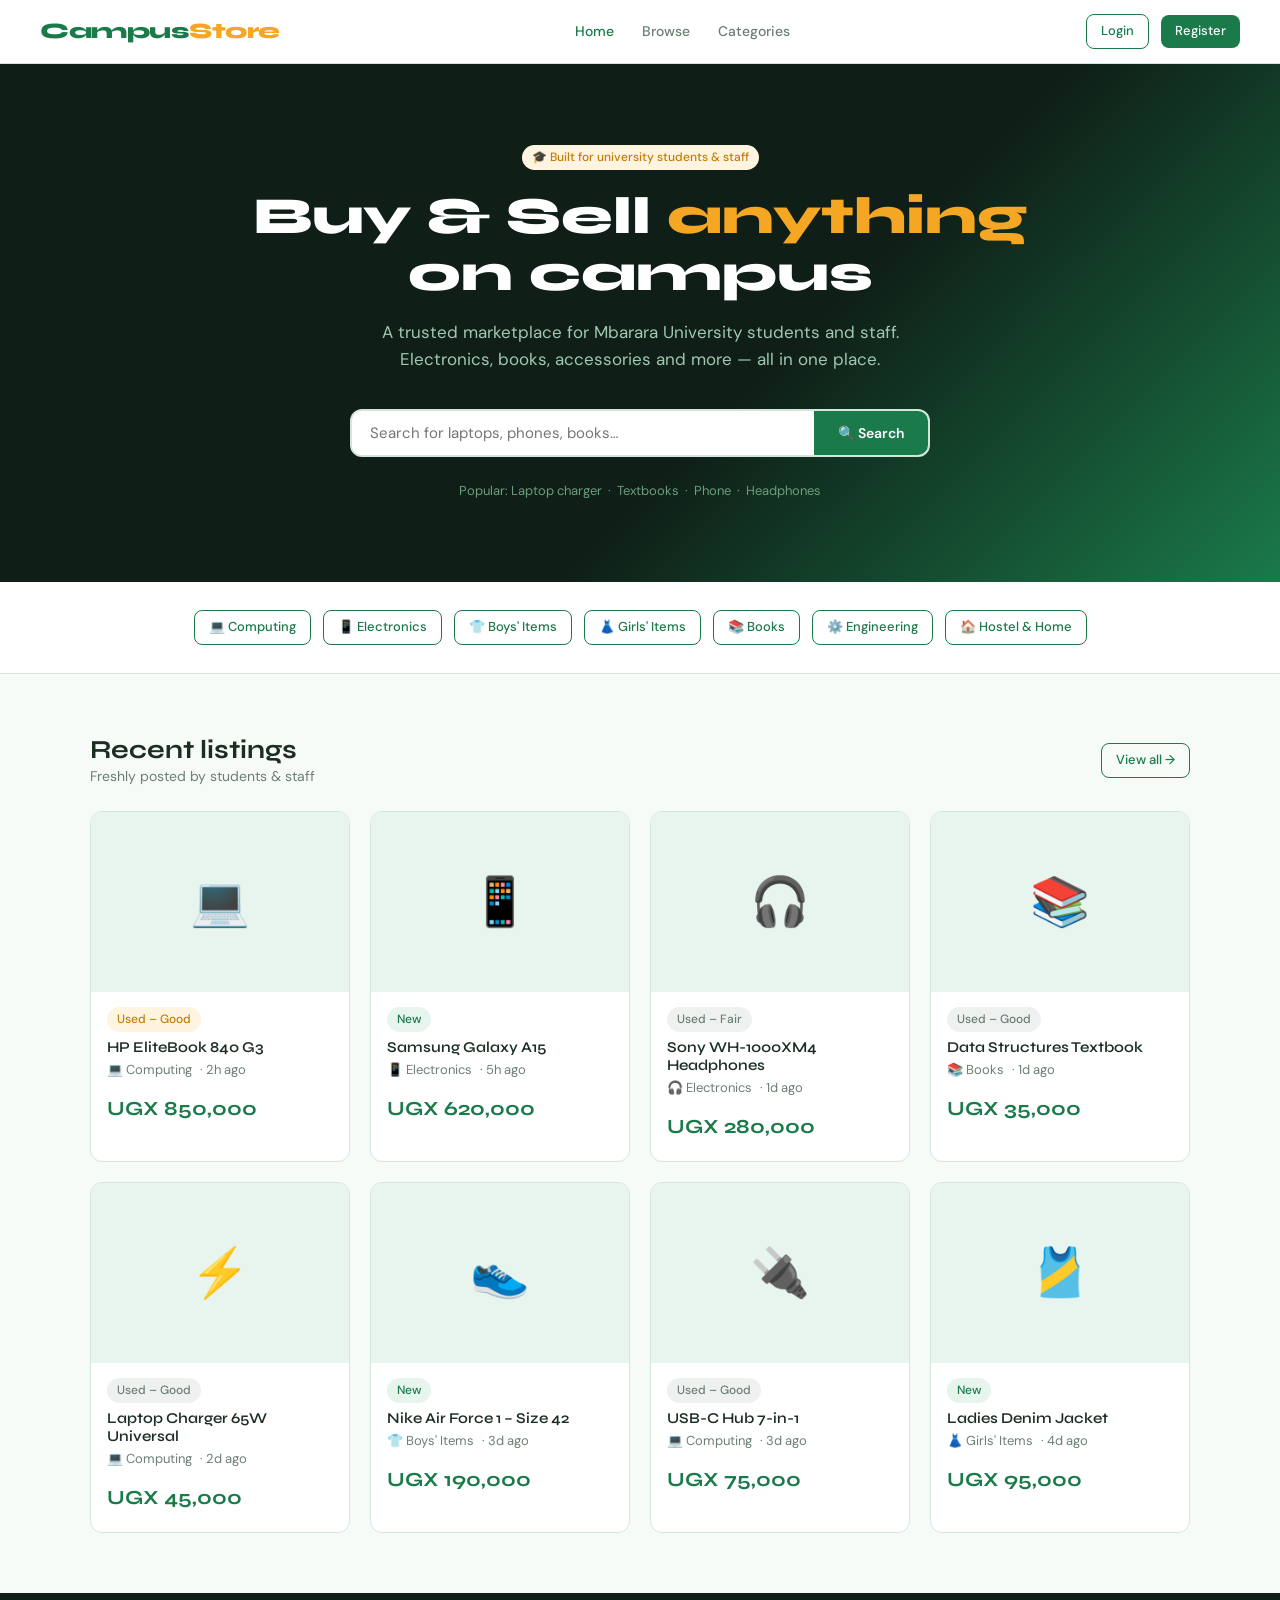
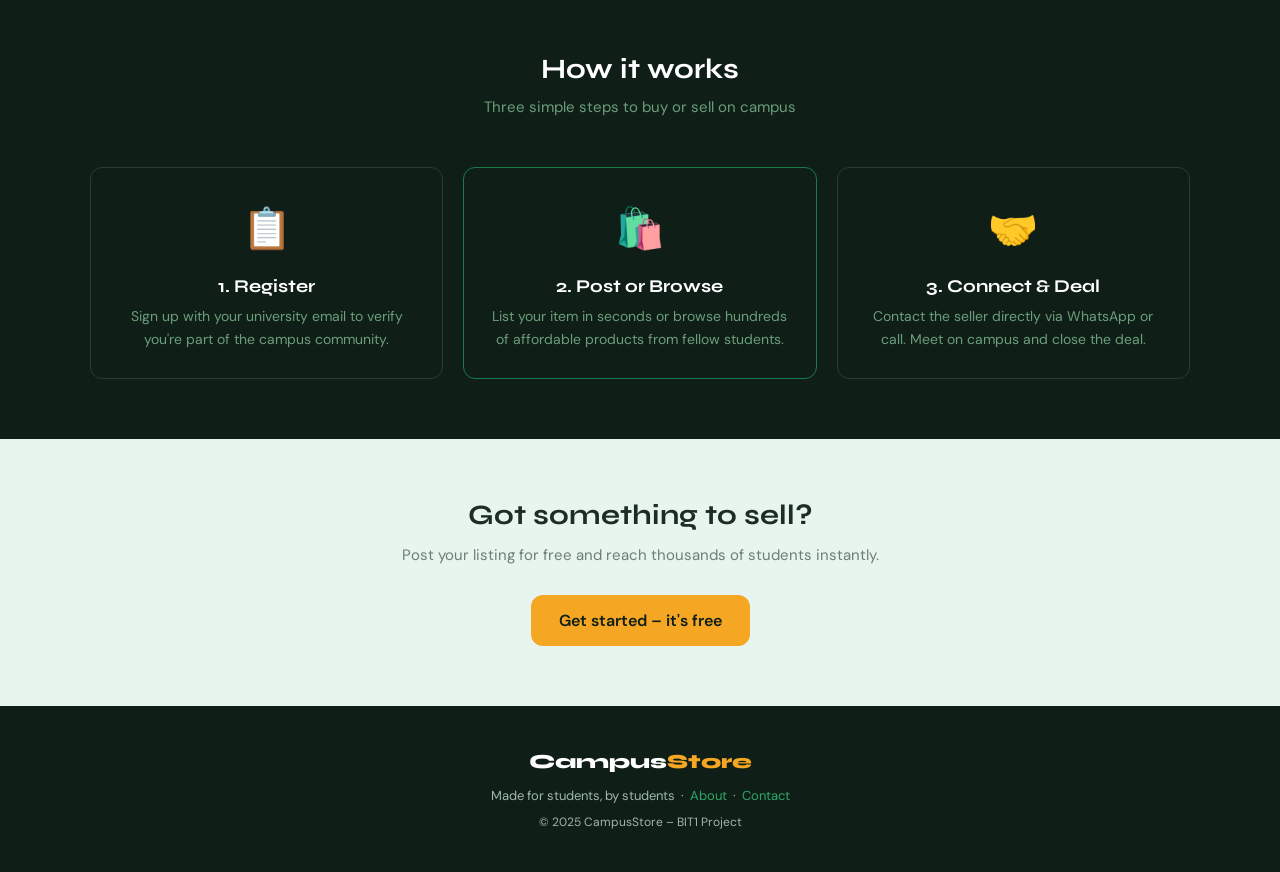
<file: index.html>
<!DOCTYPE html>
<html lang="en">
<head>
  <meta charset="UTF-8"/>
  <meta name="viewport" content="width=device-width, initial-scale=1.0"/>
  <title>Campus E-Store – Buy & Sell on Campus</title>
  <link rel="stylesheet" href="style.css"/>
</head>
<body>

<!-- NAVBAR -->
<header class="navbar">
  <div class="logo">Campus<span>Store</span></div>
  <nav>
    <a href="index.html" class="active">Home</a>
    <a href="browse.html">Browse</a>
    <a href="categories.html">Categories</a>
  </nav>
  <div class="nav-actions">
    <a href="login.html" class="btn btn-outline btn-sm">Login</a>
    <a href="register.html" class="btn btn-primary btn-sm">Register</a>
  </div>
</header>

<!-- HERO -->
<section style="background: linear-gradient(135deg, #0f1f17 60%, #1a7a4a); padding: 80px 40px; text-align: center; color: white;">
  <div class="container">
    <div class="badge badge-gold" style="margin-bottom: 18px;">🎓 Built for university students & staff</div>
    <h1 style="font-size: 52px; font-weight: 800; margin-bottom: 16px; line-height: 1.1;">
      Buy & Sell <span style="color: #f5a623;">anything</span><br/>on campus
    </h1>
    <p style="font-size: 17px; color: #a0c8b0; max-width: 520px; margin: 0 auto 36px;">
      A trusted marketplace for Mbarara University students and staff. Electronics, books, accessories and more — all in one place.
    </p>
    <!-- Search -->
    <div style="max-width: 580px; margin: 0 auto 24px;">
      <div class="search-bar">
        <input type="text" placeholder="Search for laptops, phones, books…"/>
        <button>🔍 Search</button>
      </div>
    </div>
    <p style="font-size: 13px; color: #6b9e7a;">Popular: Laptop charger &nbsp;·&nbsp; Textbooks &nbsp;·&nbsp; Phone &nbsp;·&nbsp; Headphones</p>
  </div>
</section>

<!-- CATEGORY STRIP -->
<section style="background: white; border-bottom: 1px solid var(--border); padding: 28px 40px;">
  <div class="container">
    <div style="display: flex; gap: 12px; justify-content: center; flex-wrap: wrap;">
      <a href="categories.html" class="btn btn-outline btn-sm">💻 Computing</a>
      <a href="categories.html" class="btn btn-outline btn-sm">📱 Electronics</a>
      <a href="categories.html" class="btn btn-outline btn-sm">👕 Boys' Items</a>
      <a href="categories.html" class="btn btn-outline btn-sm">👗 Girls' Items</a>
      <a href="categories.html" class="btn btn-outline btn-sm">📚 Books</a>
      <a href="categories.html" class="btn btn-outline btn-sm">⚙️ Engineering</a>
      <a href="categories.html" class="btn btn-outline btn-sm">🏠 Hostel & Home</a>
    </div>
  </div>
</section>

<!-- FEATURED LISTINGS -->
<section class="section">
  <div class="container">
    <div style="display: flex; justify-content: space-between; align-items: center; margin-bottom: 24px;">
      <div>
        <h2 style="font-size: 26px;">Recent listings</h2>
        <p style="color: var(--muted); font-size: 14px;">Freshly posted by students & staff</p>
      </div>
      <a href="browse.html" class="btn btn-outline btn-sm">View all →</a>
    </div>

    <div class="grid-4">
      <!-- Card 1 -->
      <a href="product.html" class="card">
        <div class="card-img">💻</div>
        <div class="card-body">
          <span class="badge badge-gold">Used – Good</span>
          <h3>HP EliteBook 840 G3</h3>
          <div class="meta">
            <span>💻 Computing</span>
            <span>· 2h ago</span>
          </div>
          <div class="price">UGX 850,000</div>
        </div>
      </a>
      <!-- Card 2 -->
      <a href="product.html" class="card">
        <div class="card-img">📱</div>
        <div class="card-body">
          <span class="badge badge-green">New</span>
          <h3>Samsung Galaxy A15</h3>
          <div class="meta">
            <span>📱 Electronics</span>
            <span>· 5h ago</span>
          </div>
          <div class="price">UGX 620,000</div>
        </div>
      </a>
      <!-- Card 3 -->
      <a href="product.html" class="card">
        <div class="card-img">🎧</div>
        <div class="card-body">
          <span class="badge badge-muted">Used – Fair</span>
          <h3>Sony WH-1000XM4 Headphones</h3>
          <div class="meta">
            <span>🎧 Electronics</span>
            <span>· 1d ago</span>
          </div>
          <div class="price">UGX 280,000</div>
        </div>
      </a>
      <!-- Card 4 -->
      <a href="product.html" class="card">
        <div class="card-img">📚</div>
        <div class="card-body">
          <span class="badge badge-muted">Used – Good</span>
          <h3>Data Structures Textbook</h3>
          <div class="meta">
            <span>📚 Books</span>
            <span>· 1d ago</span>
          </div>
          <div class="price">UGX 35,000</div>
        </div>
      </a>
      <!-- Card 5 -->
      <a href="product.html" class="card">
        <div class="card-img">⚡</div>
        <div class="card-body">
          <span class="badge badge-muted">Used – Good</span>
          <h3>Laptop Charger 65W Universal</h3>
          <div class="meta">
            <span>💻 Computing</span>
            <span>· 2d ago</span>
          </div>
          <div class="price">UGX 45,000</div>
        </div>
      </a>
      <!-- Card 6 -->
      <a href="product.html" class="card">
        <div class="card-img">👟</div>
        <div class="card-body">
          <span class="badge badge-green">New</span>
          <h3>Nike Air Force 1 – Size 42</h3>
          <div class="meta">
            <span>👕 Boys' Items</span>
            <span>· 3d ago</span>
          </div>
          <div class="price">UGX 190,000</div>
        </div>
      </a>
      <!-- Card 7 -->
      <a href="product.html" class="card">
        <div class="card-img">🔌</div>
        <div class="card-body">
          <span class="badge badge-muted">Used – Good</span>
          <h3>USB-C Hub 7-in-1</h3>
          <div class="meta">
            <span>💻 Computing</span>
            <span>· 3d ago</span>
          </div>
          <div class="price">UGX 75,000</div>
        </div>
      </a>
      <!-- Card 8 -->
      <a href="product.html" class="card">
        <div class="card-img">🎽</div>
        <div class="card-body">
          <span class="badge badge-green">New</span>
          <h3>Ladies Denim Jacket</h3>
          <div class="meta">
            <span>👗 Girls' Items</span>
            <span>· 4d ago</span>
          </div>
          <div class="price">UGX 95,000</div>
        </div>
      </a>
    </div>
  </div>
</section>

<!-- HOW IT WORKS -->
<section class="section" style="background: var(--dark); color: white;">
  <div class="container" style="text-align: center;">
    <h2 style="font-size: 28px; margin-bottom: 8px;">How it works</h2>
    <p style="color: #6b9e7a; margin-bottom: 48px;">Three simple steps to buy or sell on campus</p>
    <div class="grid-3">
      <div style="padding: 28px; border: 1px solid #2a3d30; border-radius: var(--radius);">
        <div style="font-size: 40px; margin-bottom: 16px;">📋</div>
        <h3 style="margin-bottom: 8px; font-size: 18px;">1. Register</h3>
        <p style="color: #6b9e7a; font-size: 14px;">Sign up with your university email to verify you're part of the campus community.</p>
      </div>
      <div style="padding: 28px; border: 1px solid #2a3d30; border-radius: var(--radius); border-color: var(--green);">
        <div style="font-size: 40px; margin-bottom: 16px;">🛍️</div>
        <h3 style="margin-bottom: 8px; font-size: 18px;">2. Post or Browse</h3>
        <p style="color: #6b9e7a; font-size: 14px;">List your item in seconds or browse hundreds of affordable products from fellow students.</p>
      </div>
      <div style="padding: 28px; border: 1px solid #2a3d30; border-radius: var(--radius);">
        <div style="font-size: 40px; margin-bottom: 16px;">🤝</div>
        <h3 style="margin-bottom: 8px; font-size: 18px;">3. Connect & Deal</h3>
        <p style="color: #6b9e7a; font-size: 14px;">Contact the seller directly via WhatsApp or call. Meet on campus and close the deal.</p>
      </div>
    </div>
  </div>
</section>

<!-- CTA -->
<section style="padding: 60px 40px; text-align: center; background: var(--green-light);">
  <div class="container">
    <h2 style="font-size: 28px; margin-bottom: 10px;">Got something to sell?</h2>
    <p style="color: var(--muted); margin-bottom: 28px;">Post your listing for free and reach thousands of students instantly.</p>
    <a href="register.html" class="btn btn-gold btn-lg">Get started – it's free</a>
  </div>
</section>

<!-- FOOTER -->
<footer>
  <div class="logo">Campus<span style="color: var(--gold);">Store</span></div>
  <p style="margin-top: 8px;">Made for students, by students &nbsp;·&nbsp; <a href="#">About</a> &nbsp;·&nbsp; <a href="#">Contact</a></p>
  <p style="margin-top: 6px; font-size: 12px;">&copy; 2025 CampusStore – BIT1 Project</p>
</footer>

</body>
</html>
</file>
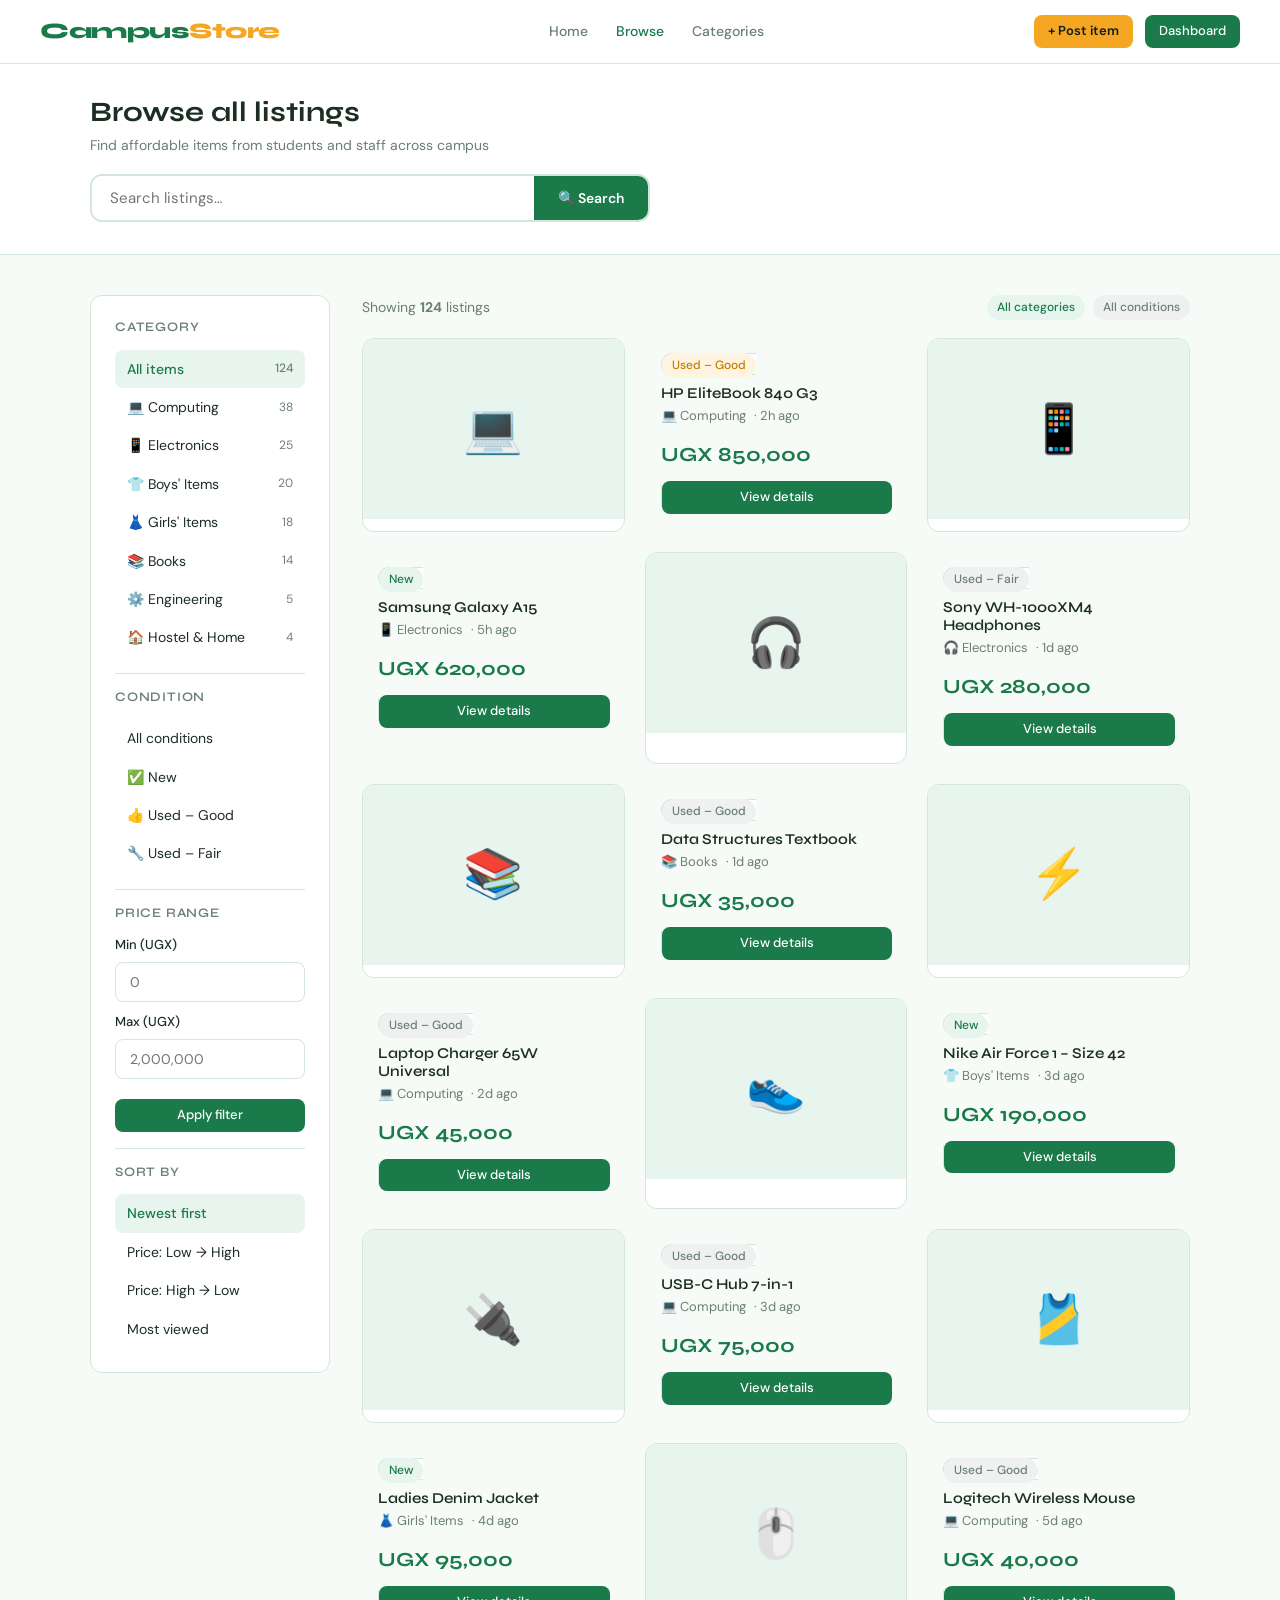
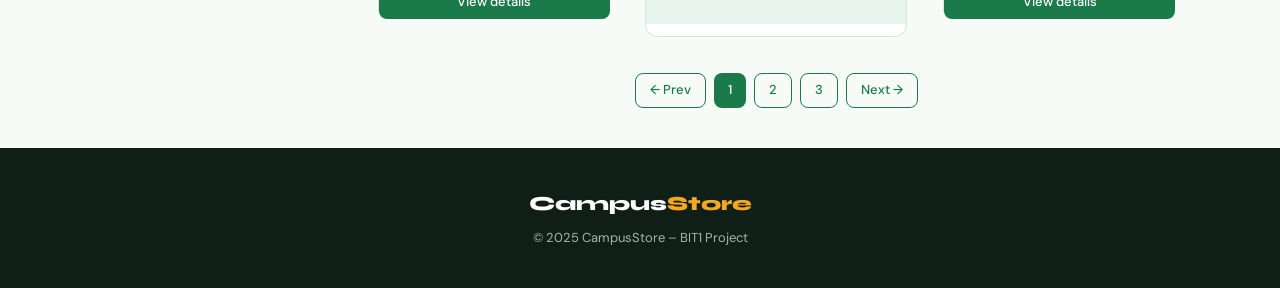
<file: browse.html>
<!DOCTYPE html>
<html lang="en">
<head>
  <meta charset="UTF-8"/>
  <meta name="viewport" content="width=device-width, initial-scale=1.0"/>
  <title>Browse – Campus E-Store</title>
  <link rel="stylesheet" href="style.css"/>
</head>
<body>

<!-- NAVBAR -->
<header class="navbar">
  <a href="index.html" class="logo">Campus<span>Store</span></a>
  <nav>
    <a href="index.html">Home</a>
    <a href="browse.html" class="active">Browse</a>
    <a href="categories.html">Categories</a>
  </nav>
  <div class="nav-actions">
    <a href="post-item.html" class="btn btn-gold btn-sm">+ Post item</a>
    <a href="dashboard.html" class="btn btn-primary btn-sm">Dashboard</a>
  </div>
</header>

<!-- PAGE HEADER + SEARCH -->
<div class="page-header">
  <div class="container">
    <h1>Browse all listings</h1>
    <p>Find affordable items from students and staff across campus</p>
    <div style="margin-top: 18px; max-width: 560px;">
      <div class="search-bar">
        <input type="text" placeholder="Search listings…" value=""/>
        <button>🔍 Search</button>
      </div>
    </div>
  </div>
</div>

<!-- MAIN CONTENT -->
<section class="section-sm">
  <div class="container">
    <div class="layout-sidebar">

      <!-- SIDEBAR FILTERS -->
      <aside class="sidebar">
        <h4>Category</h4>
        <ul>
          <li class="active"><span>All items</span><span class="count">124</span></li>
          <li><span>💻 Computing</span><span class="count">38</span></li>
          <li><span>📱 Electronics</span><span class="count">25</span></li>
          <li><span>👕 Boys' Items</span><span class="count">20</span></li>
          <li><span>👗 Girls' Items</span><span class="count">18</span></li>
          <li><span>📚 Books</span><span class="count">14</span></li>
          <li><span>⚙️ Engineering</span><span class="count">5</span></li>
          <li><span>🏠 Hostel & Home</span><span class="count">4</span></li>
        </ul>

        <hr class="sidebar-divider"/>

        <h4>Condition</h4>
        <ul>
          <li><span>All conditions</span></li>
          <li><span>✅ New</span></li>
          <li><span>👍 Used – Good</span></li>
          <li><span>🔧 Used – Fair</span></li>
        </ul>

        <hr class="sidebar-divider"/>

        <h4>Price range</h4>
        <div class="form-group" style="margin-bottom: 10px;">
          <label>Min (UGX)</label>
          <input type="number" placeholder="0"/>
        </div>
        <div class="form-group">
          <label>Max (UGX)</label>
          <input type="number" placeholder="2,000,000"/>
        </div>
        <a href="#" class="btn btn-primary btn-sm btn-full">Apply filter</a>

        <hr class="sidebar-divider"/>

        <h4>Sort by</h4>
        <ul>
          <li class="active"><span>Newest first</span></li>
          <li><span>Price: Low → High</span></li>
          <li><span>Price: High → Low</span></li>
          <li><span>Most viewed</span></li>
        </ul>
      </aside>

      <!-- PRODUCT GRID -->
      <div>
        <div style="display: flex; justify-content: space-between; align-items: center; margin-bottom: 18px;">
          <p style="font-size: 14px; color: var(--muted);">Showing <strong>124</strong> listings</p>
          <div style="display: flex; gap: 8px;">
            <span class="badge badge-green">All categories</span>
            <span class="badge badge-muted">All conditions</span>
          </div>
        </div>

        <div class="grid-3">
          <a href="product.html" class="card">
            <div class="card-img">💻</div>
            <div class="card-body">
              <span class="badge badge-gold">Used – Good</span>
              <h3>HP EliteBook 840 G3</h3>
              <div class="meta"><span>💻 Computing</span><span>· 2h ago</span></div>
              <div class="price">UGX 850,000</div>
              <a href="product.html" class="btn btn-primary btn-sm btn-full" style="margin-top: 10px;">View details</a>
            </div>
          </a>

          <a href="product.html" class="card">
            <div class="card-img">📱</div>
            <div class="card-body">
              <span class="badge badge-green">New</span>
              <h3>Samsung Galaxy A15</h3>
              <div class="meta"><span>📱 Electronics</span><span>· 5h ago</span></div>
              <div class="price">UGX 620,000</div>
              <a href="product.html" class="btn btn-primary btn-sm btn-full" style="margin-top: 10px;">View details</a>
            </div>
          </a>

          <a href="product.html" class="card">
            <div class="card-img">🎧</div>
            <div class="card-body">
              <span class="badge badge-muted">Used – Fair</span>
              <h3>Sony WH-1000XM4 Headphones</h3>
              <div class="meta"><span>🎧 Electronics</span><span>· 1d ago</span></div>
              <div class="price">UGX 280,000</div>
              <a href="product.html" class="btn btn-primary btn-sm btn-full" style="margin-top: 10px;">View details</a>
            </div>
          </a>

          <a href="product.html" class="card">
            <div class="card-img">📚</div>
            <div class="card-body">
              <span class="badge badge-muted">Used – Good</span>
              <h3>Data Structures Textbook</h3>
              <div class="meta"><span>📚 Books</span><span>· 1d ago</span></div>
              <div class="price">UGX 35,000</div>
              <a href="product.html" class="btn btn-primary btn-sm btn-full" style="margin-top: 10px;">View details</a>
            </div>
          </a>

          <a href="product.html" class="card">
            <div class="card-img">⚡</div>
            <div class="card-body">
              <span class="badge badge-muted">Used – Good</span>
              <h3>Laptop Charger 65W Universal</h3>
              <div class="meta"><span>💻 Computing</span><span>· 2d ago</span></div>
              <div class="price">UGX 45,000</div>
              <a href="product.html" class="btn btn-primary btn-sm btn-full" style="margin-top: 10px;">View details</a>
            </div>
          </a>

          <a href="product.html" class="card">
            <div class="card-img">👟</div>
            <div class="card-body">
              <span class="badge badge-green">New</span>
              <h3>Nike Air Force 1 – Size 42</h3>
              <div class="meta"><span>👕 Boys' Items</span><span>· 3d ago</span></div>
              <div class="price">UGX 190,000</div>
              <a href="product.html" class="btn btn-primary btn-sm btn-full" style="margin-top: 10px;">View details</a>
            </div>
          </a>

          <a href="product.html" class="card">
            <div class="card-img">🔌</div>
            <div class="card-body">
              <span class="badge badge-muted">Used – Good</span>
              <h3>USB-C Hub 7-in-1</h3>
              <div class="meta"><span>💻 Computing</span><span>· 3d ago</span></div>
              <div class="price">UGX 75,000</div>
              <a href="product.html" class="btn btn-primary btn-sm btn-full" style="margin-top: 10px;">View details</a>
            </div>
          </a>

          <a href="product.html" class="card">
            <div class="card-img">🎽</div>
            <div class="card-body">
              <span class="badge badge-green">New</span>
              <h3>Ladies Denim Jacket</h3>
              <div class="meta"><span>👗 Girls' Items</span><span>· 4d ago</span></div>
              <div class="price">UGX 95,000</div>
              <a href="product.html" class="btn btn-primary btn-sm btn-full" style="margin-top: 10px;">View details</a>
            </div>
          </a>

          <a href="product.html" class="card">
            <div class="card-img">🖱️</div>
            <div class="card-body">
              <span class="badge badge-muted">Used – Good</span>
              <h3>Logitech Wireless Mouse</h3>
              <div class="meta"><span>💻 Computing</span><span>· 5d ago</span></div>
              <div class="price">UGX 40,000</div>
              <a href="product.html" class="btn btn-primary btn-sm btn-full" style="margin-top: 10px;">View details</a>
            </div>
          </a>
        </div>

        <!-- PAGINATION -->
        <div style="display: flex; justify-content: center; gap: 8px; margin-top: 36px;">
          <a href="#" class="btn btn-outline btn-sm">← Prev</a>
          <a href="#" class="btn btn-primary btn-sm">1</a>
          <a href="#" class="btn btn-outline btn-sm">2</a>
          <a href="#" class="btn btn-outline btn-sm">3</a>
          <a href="#" class="btn btn-outline btn-sm">Next →</a>
        </div>
      </div>

    </div>
  </div>
</section>

<!-- FOOTER -->
<footer>
  <div class="logo">Campus<span style="color: var(--gold);">Store</span></div>
  <p style="margin-top: 8px;">&copy; 2025 CampusStore – BIT1 Project</p>
</footer>

</body>
</html>
</file>
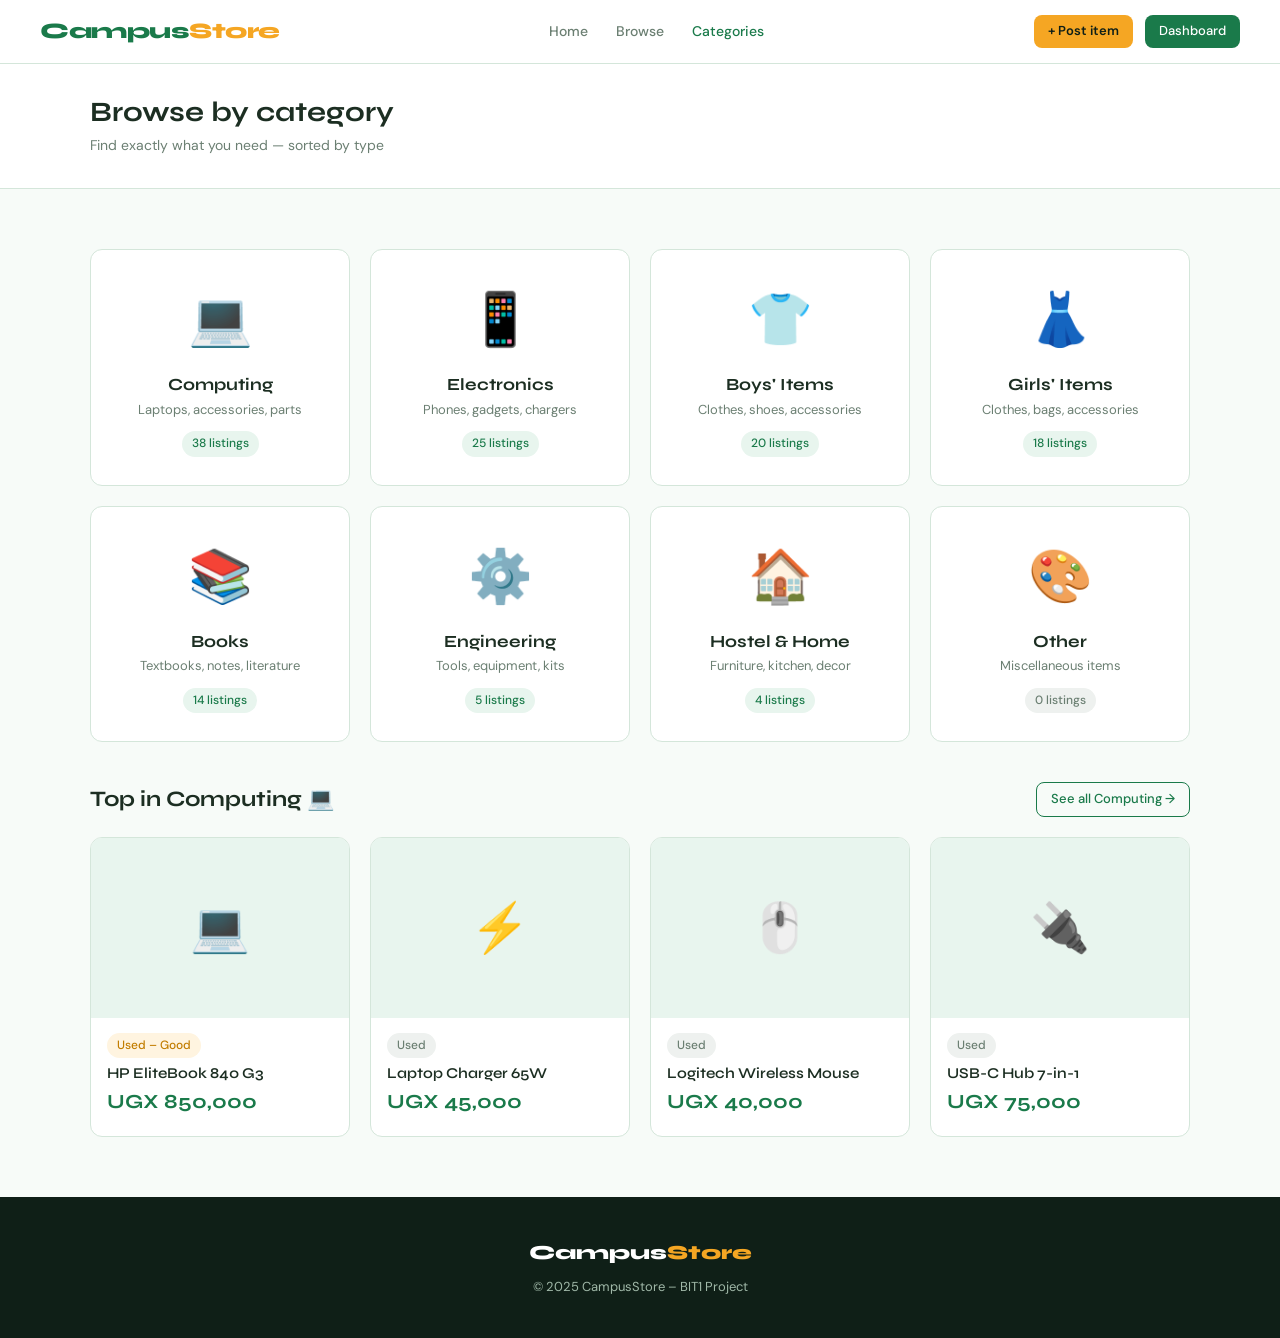
<file: categories.html>
<!DOCTYPE html>
<html lang="en">
<head>
  <meta charset="UTF-8"/>
  <meta name="viewport" content="width=device-width, initial-scale=1.0"/>
  <title>Categories – Campus E-Store</title>
  <link rel="stylesheet" href="style.css"/>
</head>
<body>

<!-- NAVBAR -->
<header class="navbar">
  <a href="index.html" class="logo">Campus<span>Store</span></a>
  <nav>
    <a href="index.html">Home</a>
    <a href="browse.html">Browse</a>
    <a href="categories.html" class="active">Categories</a>
  </nav>
  <div class="nav-actions">
    <a href="post-item.html" class="btn btn-gold btn-sm">+ Post item</a>
    <a href="dashboard.html" class="btn btn-primary btn-sm">Dashboard</a>
  </div>
</header>

<!-- PAGE HEADER -->
<div class="page-header">
  <div class="container">
    <h1>Browse by category</h1>
    <p>Find exactly what you need — sorted by type</p>
  </div>
</div>

<!-- CATEGORIES GRID -->
<section class="section">
  <div class="container">

    <div class="grid-4" style="margin-bottom: 40px;">
      <a href="browse.html" style="display: block; background: var(--white); border: 1px solid var(--border); border-radius: var(--radius); padding: 28px 20px; text-align: center; transition: box-shadow 0.2s, transform 0.2s;" class="card">
        <div style="font-size: 52px; margin-bottom: 14px;">💻</div>
        <h3 style="font-size: 17px; margin-bottom: 4px;">Computing</h3>
        <p style="font-size: 13px; color: var(--muted); margin-bottom: 10px;">Laptops, accessories, parts</p>
        <span class="badge badge-green">38 listings</span>
      </a>

      <a href="browse.html" style="display: block; background: var(--white); border: 1px solid var(--border); border-radius: var(--radius); padding: 28px 20px; text-align: center; transition: box-shadow 0.2s, transform 0.2s;" class="card">
        <div style="font-size: 52px; margin-bottom: 14px;">📱</div>
        <h3 style="font-size: 17px; margin-bottom: 4px;">Electronics</h3>
        <p style="font-size: 13px; color: var(--muted); margin-bottom: 10px;">Phones, gadgets, chargers</p>
        <span class="badge badge-green">25 listings</span>
      </a>

      <a href="browse.html" style="display: block; background: var(--white); border: 1px solid var(--border); border-radius: var(--radius); padding: 28px 20px; text-align: center; transition: box-shadow 0.2s, transform 0.2s;" class="card">
        <div style="font-size: 52px; margin-bottom: 14px;">👕</div>
        <h3 style="font-size: 17px; margin-bottom: 4px;">Boys' Items</h3>
        <p style="font-size: 13px; color: var(--muted); margin-bottom: 10px;">Clothes, shoes, accessories</p>
        <span class="badge badge-green">20 listings</span>
      </a>

      <a href="browse.html" style="display: block; background: var(--white); border: 1px solid var(--border); border-radius: var(--radius); padding: 28px 20px; text-align: center; transition: box-shadow 0.2s, transform 0.2s;" class="card">
        <div style="font-size: 52px; margin-bottom: 14px;">👗</div>
        <h3 style="font-size: 17px; margin-bottom: 4px;">Girls' Items</h3>
        <p style="font-size: 13px; color: var(--muted); margin-bottom: 10px;">Clothes, bags, accessories</p>
        <span class="badge badge-green">18 listings</span>
      </a>

      <a href="browse.html" style="display: block; background: var(--white); border: 1px solid var(--border); border-radius: var(--radius); padding: 28px 20px; text-align: center; transition: box-shadow 0.2s, transform 0.2s;" class="card">
        <div style="font-size: 52px; margin-bottom: 14px;">📚</div>
        <h3 style="font-size: 17px; margin-bottom: 4px;">Books</h3>
        <p style="font-size: 13px; color: var(--muted); margin-bottom: 10px;">Textbooks, notes, literature</p>
        <span class="badge badge-green">14 listings</span>
      </a>

      <a href="browse.html" style="display: block; background: var(--white); border: 1px solid var(--border); border-radius: var(--radius); padding: 28px 20px; text-align: center; transition: box-shadow 0.2s, transform 0.2s;" class="card">
        <div style="font-size: 52px; margin-bottom: 14px;">⚙️</div>
        <h3 style="font-size: 17px; margin-bottom: 4px;">Engineering</h3>
        <p style="font-size: 13px; color: var(--muted); margin-bottom: 10px;">Tools, equipment, kits</p>
        <span class="badge badge-green">5 listings</span>
      </a>

      <a href="browse.html" style="display: block; background: var(--white); border: 1px solid var(--border); border-radius: var(--radius); padding: 28px 20px; text-align: center; transition: box-shadow 0.2s, transform 0.2s;" class="card">
        <div style="font-size: 52px; margin-bottom: 14px;">🏠</div>
        <h3 style="font-size: 17px; margin-bottom: 4px;">Hostel & Home</h3>
        <p style="font-size: 13px; color: var(--muted); margin-bottom: 10px;">Furniture, kitchen, decor</p>
        <span class="badge badge-green">4 listings</span>
      </a>

      <a href="browse.html" style="display: block; background: var(--white); border: 1px solid var(--border); border-radius: var(--radius); padding: 28px 20px; text-align: center; transition: box-shadow 0.2s, transform 0.2s;" class="card">
        <div style="font-size: 52px; margin-bottom: 14px;">🎨</div>
        <h3 style="font-size: 17px; margin-bottom: 4px;">Other</h3>
        <p style="font-size: 13px; color: var(--muted); margin-bottom: 10px;">Miscellaneous items</p>
        <span class="badge badge-muted">0 listings</span>
      </a>
    </div>

    <!-- FEATURED IN COMPUTING -->
    <div style="margin-top: 20px;">
      <div style="display: flex; justify-content: space-between; align-items: center; margin-bottom: 20px;">
        <h2 style="font-size: 22px;">Top in Computing 💻</h2>
        <a href="browse.html" class="btn btn-outline btn-sm">See all Computing →</a>
      </div>
      <div class="grid-4">
        <a href="product.html" class="card">
          <div class="card-img">💻</div>
          <div class="card-body">
            <span class="badge badge-gold">Used – Good</span>
            <h3>HP EliteBook 840 G3</h3>
            <div class="price">UGX 850,000</div>
          </div>
        </a>
        <a href="product.html" class="card">
          <div class="card-img">⚡</div>
          <div class="card-body">
            <span class="badge badge-muted">Used</span>
            <h3>Laptop Charger 65W</h3>
            <div class="price">UGX 45,000</div>
          </div>
        </a>
        <a href="product.html" class="card">
          <div class="card-img">🖱️</div>
          <div class="card-body">
            <span class="badge badge-muted">Used</span>
            <h3>Logitech Wireless Mouse</h3>
            <div class="price">UGX 40,000</div>
          </div>
        </a>
        <a href="product.html" class="card">
          <div class="card-img">🔌</div>
          <div class="card-body">
            <span class="badge badge-muted">Used</span>
            <h3>USB-C Hub 7-in-1</h3>
            <div class="price">UGX 75,000</div>
          </div>
        </a>
      </div>
    </div>

  </div>
</section>

<!-- FOOTER -->
<footer>
  <div class="logo">Campus<span style="color: var(--gold);">Store</span></div>
  <p style="margin-top: 8px;">&copy; 2025 CampusStore – BIT1 Project</p>
</footer>

</body>
</html>
</file>
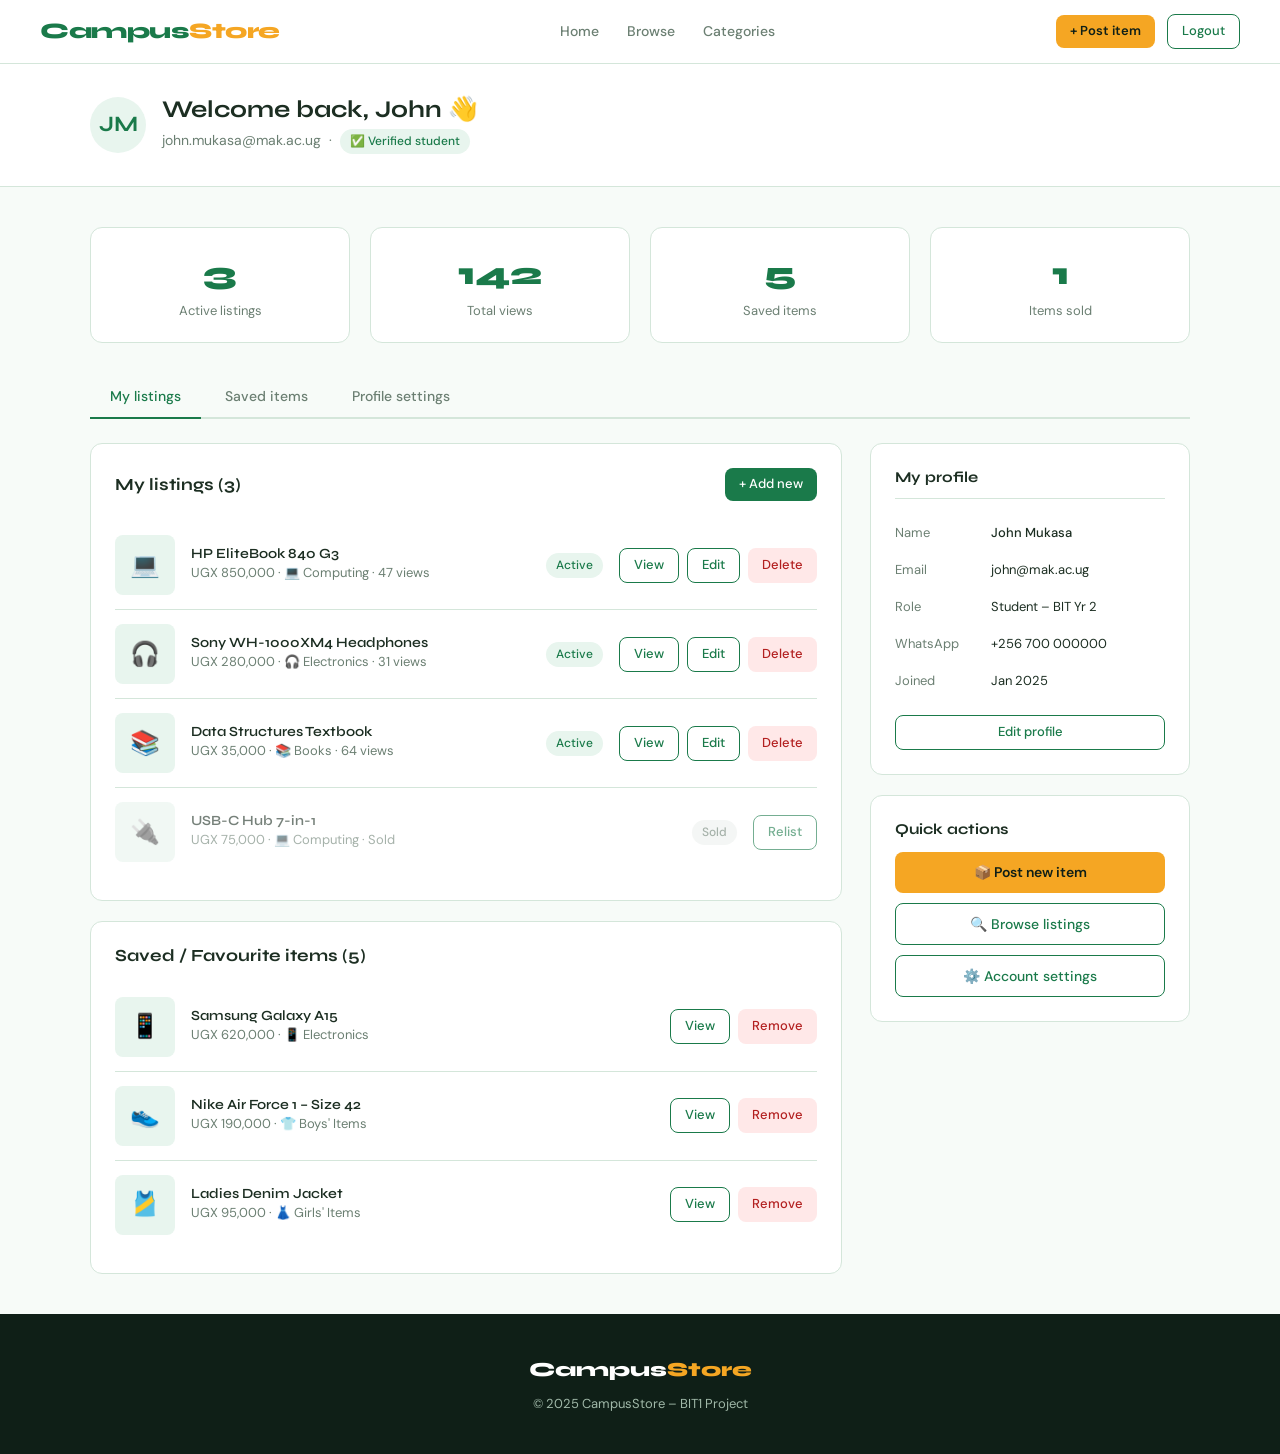
<file: dashboard.html>
<!DOCTYPE html>
<html lang="en">
<head>
  <meta charset="UTF-8"/>
  <meta name="viewport" content="width=device-width, initial-scale=1.0"/>
  <title>Dashboard – Campus E-Store</title>
  <link rel="stylesheet" href="style.css"/>
</head>
<body>

<!-- NAVBAR -->
<header class="navbar">
  <a href="index.html" class="logo">Campus<span>Store</span></a>
  <nav>
    <a href="index.html">Home</a>
    <a href="browse.html">Browse</a>
    <a href="categories.html">Categories</a>
  </nav>
  <div class="nav-actions">
    <a href="post-item.html" class="btn btn-gold btn-sm">+ Post item</a>
    <a href="login.html" class="btn btn-outline btn-sm">Logout</a>
  </div>
</header>

<!-- PAGE HEADER -->
<div class="page-header">
  <div class="container">
    <div style="display: flex; align-items: center; gap: 16px;">
      <div class="avatar" style="width: 56px; height: 56px; font-size: 22px;">JM</div>
      <div>
        <h1 style="font-size: 24px;">Welcome back, John 👋</h1>
        <p>john.mukasa@mak.ac.ug &nbsp;·&nbsp; <span class="badge badge-green">✅ Verified student</span></p>
      </div>
    </div>
  </div>
</div>

<!-- MAIN -->
<section class="section-sm">
  <div class="container">

    <!-- STATS -->
    <div class="grid-4" style="margin-bottom: 32px;">
      <div class="stat-card">
        <div class="stat-num">3</div>
        <div class="stat-label">Active listings</div>
      </div>
      <div class="stat-card">
        <div class="stat-num">142</div>
        <div class="stat-label">Total views</div>
      </div>
      <div class="stat-card">
        <div class="stat-num">5</div>
        <div class="stat-label">Saved items</div>
      </div>
      <div class="stat-card">
        <div class="stat-num">1</div>
        <div class="stat-label">Items sold</div>
      </div>
    </div>

    <!-- TABS LAYOUT -->
    <div class="tabs">
      <div class="tab active">My listings</div>
      <div class="tab">Saved items</div>
      <div class="tab">Profile settings</div>
    </div>

    <div style="display: grid; grid-template-columns: 1fr 320px; gap: 28px; align-items: start;">

      <!-- MAIN: My Listings -->
      <div>
        <div style="background: var(--white); border: 1px solid var(--border); border-radius: var(--radius); padding: 24px;">
          <div style="display: flex; justify-content: space-between; align-items: center; margin-bottom: 20px;">
            <h3 style="font-size: 17px;">My listings (3)</h3>
            <a href="post-item.html" class="btn btn-primary btn-sm">+ Add new</a>
          </div>

          <!-- Listing 1 – Active -->
          <div class="listing-row">
            <div class="listing-thumb">💻</div>
            <div class="listing-info">
              <h4>HP EliteBook 840 G3</h4>
              <p>UGX 850,000 · 💻 Computing · 47 views</p>
            </div>
            <span class="badge badge-green">Active</span>
            <div class="listing-actions">
              <a href="product.html" class="btn btn-outline btn-sm">View</a>
              <a href="post-item.html" class="btn btn-outline btn-sm">Edit</a>
              <a href="#" class="btn btn-sm" style="background: #ffe8e8; color: #b32020; border: none;">Delete</a>
            </div>
          </div>

          <!-- Listing 2 – Active -->
          <div class="listing-row">
            <div class="listing-thumb">🎧</div>
            <div class="listing-info">
              <h4>Sony WH-1000XM4 Headphones</h4>
              <p>UGX 280,000 · 🎧 Electronics · 31 views</p>
            </div>
            <span class="badge badge-green">Active</span>
            <div class="listing-actions">
              <a href="product.html" class="btn btn-outline btn-sm">View</a>
              <a href="post-item.html" class="btn btn-outline btn-sm">Edit</a>
              <a href="#" class="btn btn-sm" style="background: #ffe8e8; color: #b32020; border: none;">Delete</a>
            </div>
          </div>

          <!-- Listing 3 – Active -->
          <div class="listing-row">
            <div class="listing-thumb">📚</div>
            <div class="listing-info">
              <h4>Data Structures Textbook</h4>
              <p>UGX 35,000 · 📚 Books · 64 views</p>
            </div>
            <span class="badge badge-green">Active</span>
            <div class="listing-actions">
              <a href="product.html" class="btn btn-outline btn-sm">View</a>
              <a href="post-item.html" class="btn btn-outline btn-sm">Edit</a>
              <a href="#" class="btn btn-sm" style="background: #ffe8e8; color: #b32020; border: none;">Delete</a>
            </div>
          </div>

          <!-- Listing 4 – Sold -->
          <div class="listing-row" style="opacity: 0.6;">
            <div class="listing-thumb">🔌</div>
            <div class="listing-info">
              <h4>USB-C Hub 7-in-1</h4>
              <p>UGX 75,000 · 💻 Computing · Sold</p>
            </div>
            <span class="badge badge-muted">Sold</span>
            <div class="listing-actions">
              <a href="#" class="btn btn-outline btn-sm">Relist</a>
            </div>
          </div>
        </div>

        <!-- SAVED ITEMS section (shown when "Saved items" tab active) -->
        <div style="background: var(--white); border: 1px solid var(--border); border-radius: var(--radius); padding: 24px; margin-top: 20px;">
          <h3 style="font-size: 17px; margin-bottom: 16px;">Saved / Favourite items (5)</h3>

          <div class="listing-row">
            <div class="listing-thumb">📱</div>
            <div class="listing-info">
              <h4>Samsung Galaxy A15</h4>
              <p>UGX 620,000 · 📱 Electronics</p>
            </div>
            <div class="listing-actions">
              <a href="product.html" class="btn btn-outline btn-sm">View</a>
              <a href="#" class="btn btn-sm" style="background: #ffe8e8; color: #b32020; border: none;">Remove</a>
            </div>
          </div>

          <div class="listing-row">
            <div class="listing-thumb">👟</div>
            <div class="listing-info">
              <h4>Nike Air Force 1 – Size 42</h4>
              <p>UGX 190,000 · 👕 Boys' Items</p>
            </div>
            <div class="listing-actions">
              <a href="product.html" class="btn btn-outline btn-sm">View</a>
              <a href="#" class="btn btn-sm" style="background: #ffe8e8; color: #b32020; border: none;">Remove</a>
            </div>
          </div>

          <div class="listing-row">
            <div class="listing-thumb">🎽</div>
            <div class="listing-info">
              <h4>Ladies Denim Jacket</h4>
              <p>UGX 95,000 · 👗 Girls' Items</p>
            </div>
            <div class="listing-actions">
              <a href="product.html" class="btn btn-outline btn-sm">View</a>
              <a href="#" class="btn btn-sm" style="background: #ffe8e8; color: #b32020; border: none;">Remove</a>
            </div>
          </div>
        </div>
      </div>

      <!-- RIGHT: Profile summary + quick links -->
      <div>
        <div style="background: var(--white); border: 1px solid var(--border); border-radius: var(--radius); padding: 24px; margin-bottom: 20px;">
          <h3 style="font-size: 15px; margin-bottom: 16px; padding-bottom: 12px; border-bottom: 1px solid var(--border);">My profile</h3>
          <table style="width: 100%; font-size: 13px; border-collapse: collapse;">
            <tr><td style="padding: 8px 0; color: var(--muted);">Name</td><td style="padding: 8px 0; font-weight: 500;">John Mukasa</td></tr>
            <tr><td style="padding: 8px 0; color: var(--muted);">Email</td><td style="padding: 8px 0;">john@mak.ac.ug</td></tr>
            <tr><td style="padding: 8px 0; color: var(--muted);">Role</td><td style="padding: 8px 0;">Student – BIT Yr 2</td></tr>
            <tr><td style="padding: 8px 0; color: var(--muted);">WhatsApp</td><td style="padding: 8px 0;">+256 700 000000</td></tr>
            <tr><td style="padding: 8px 0; color: var(--muted);">Joined</td><td style="padding: 8px 0;">Jan 2025</td></tr>
          </table>
          <a href="profile.html" class="btn btn-outline btn-sm btn-full" style="margin-top: 16px;">Edit profile</a>
        </div>

        <div style="background: var(--white); border: 1px solid var(--border); border-radius: var(--radius); padding: 24px;">
          <h3 style="font-size: 15px; margin-bottom: 14px;">Quick actions</h3>
          <div style="display: flex; flex-direction: column; gap: 10px;">
            <a href="post-item.html" class="btn btn-gold btn-full">📦 Post new item</a>
            <a href="browse.html" class="btn btn-outline btn-full">🔍 Browse listings</a>
            <a href="profile.html" class="btn btn-outline btn-full">⚙️ Account settings</a>
          </div>
        </div>
      </div>

    </div>
  </div>
</section>

<!-- FOOTER -->
<footer>
  <div class="logo">Campus<span style="color: var(--gold);">Store</span></div>
  <p style="margin-top: 8px;">&copy; 2025 CampusStore – BIT1 Project</p>
</footer>

</body>
</html>
</file>
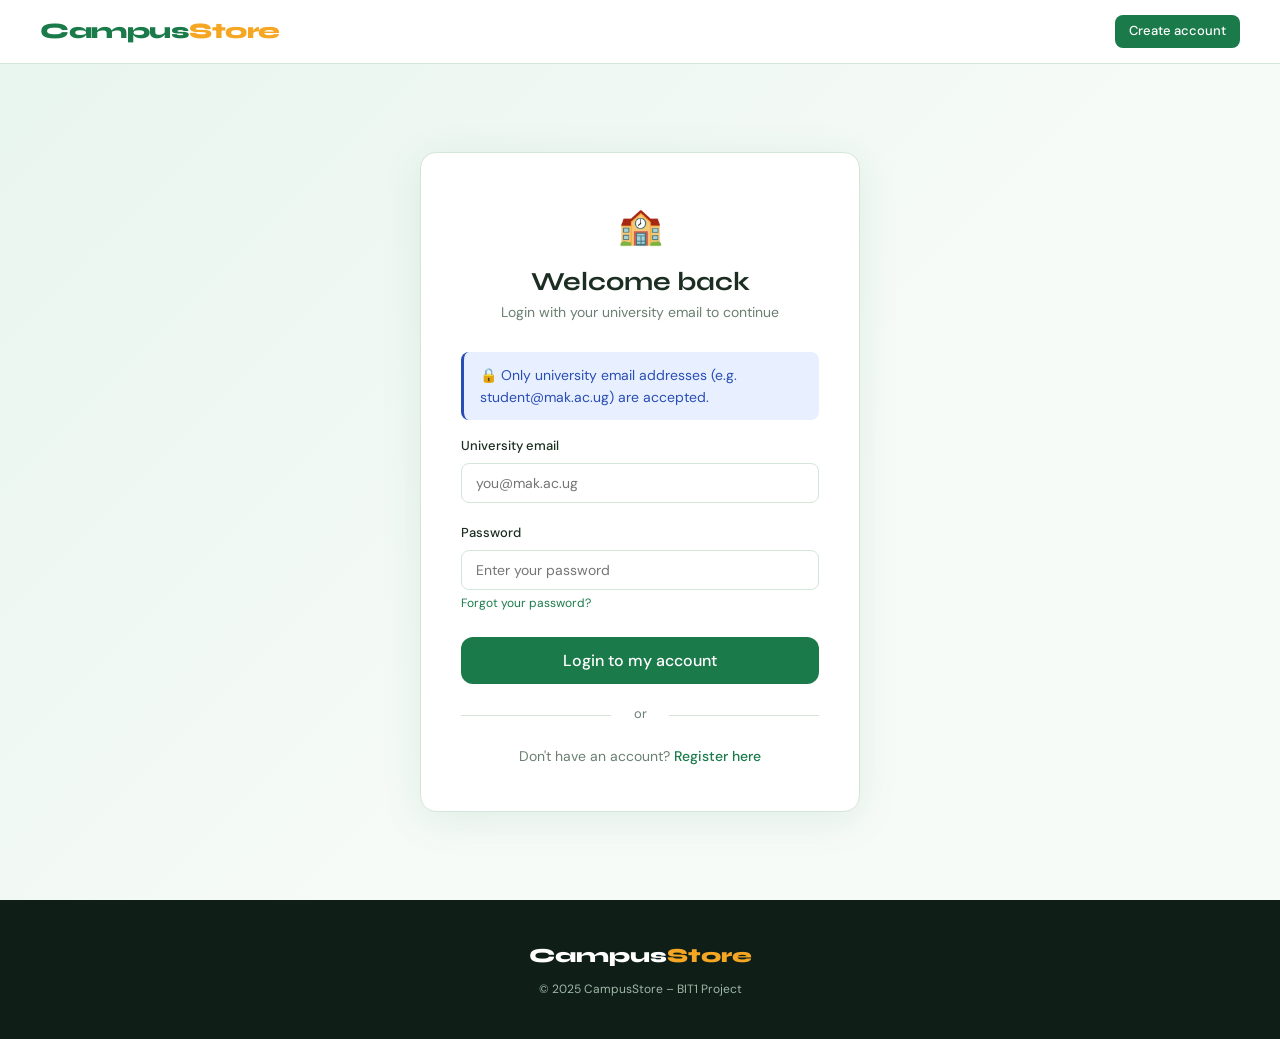
<file: login.html>
<!DOCTYPE html>
<html lang="en">
<head>
  <meta charset="UTF-8"/>
  <meta name="viewport" content="width=device-width, initial-scale=1.0"/>
  <title>Login – Campus E-Store</title>
  <link rel="stylesheet" href="style.css"/>
</head>
<body>

<!-- NAVBAR -->
<header class="navbar">
  <a href="index.html" class="logo">Campus<span>Store</span></a>
  <nav></nav>
  <div class="nav-actions">
    <a href="register.html" class="btn btn-primary btn-sm">Create account</a>
  </div>
</header>

<!-- AUTH -->
<div class="auth-wrap">
  <div class="auth-card">
    <div style="text-align: center; margin-bottom: 28px;">
      <div style="font-size: 36px; margin-bottom: 12px;">🏫</div>
      <h2>Welcome back</h2>
      <p class="sub">Login with your university email to continue</p>
    </div>

    <div class="alert alert-info">
      🔒 Only university email addresses (e.g. student@mak.ac.ug) are accepted.
    </div>

    <form action="browse.html" method="get">
      <div class="form-group">
        <label for="email">University email</label>
        <input type="email" id="email" name="email" placeholder="you@mak.ac.ug" required/>
      </div>

      <div class="form-group">
        <label for="password">Password</label>
        <input type="password" id="password" name="password" placeholder="Enter your password" required/>
        <p class="form-note"><a href="#" style="color: var(--green);">Forgot your password?</a></p>
      </div>

      <input type="submit" value="Login to my account" class="btn btn-primary btn-full btn-lg" style="cursor: pointer; margin-top: 4px;"/>
    </form>

    <div class="divider">or</div>

    <p style="text-align: center; font-size: 14px; color: var(--muted);">
      Don't have an account? <a href="register.html" style="color: var(--green); font-weight: 500;">Register here</a>
    </p>
  </div>
</div>

<!-- FOOTER -->
<footer>
  <div class="logo">Campus<span style="color: var(--gold);">Store</span></div>
  <p style="margin-top: 8px; font-size: 12px;">&copy; 2025 CampusStore – BIT1 Project</p>
</footer>

</body>
</html>
</file>
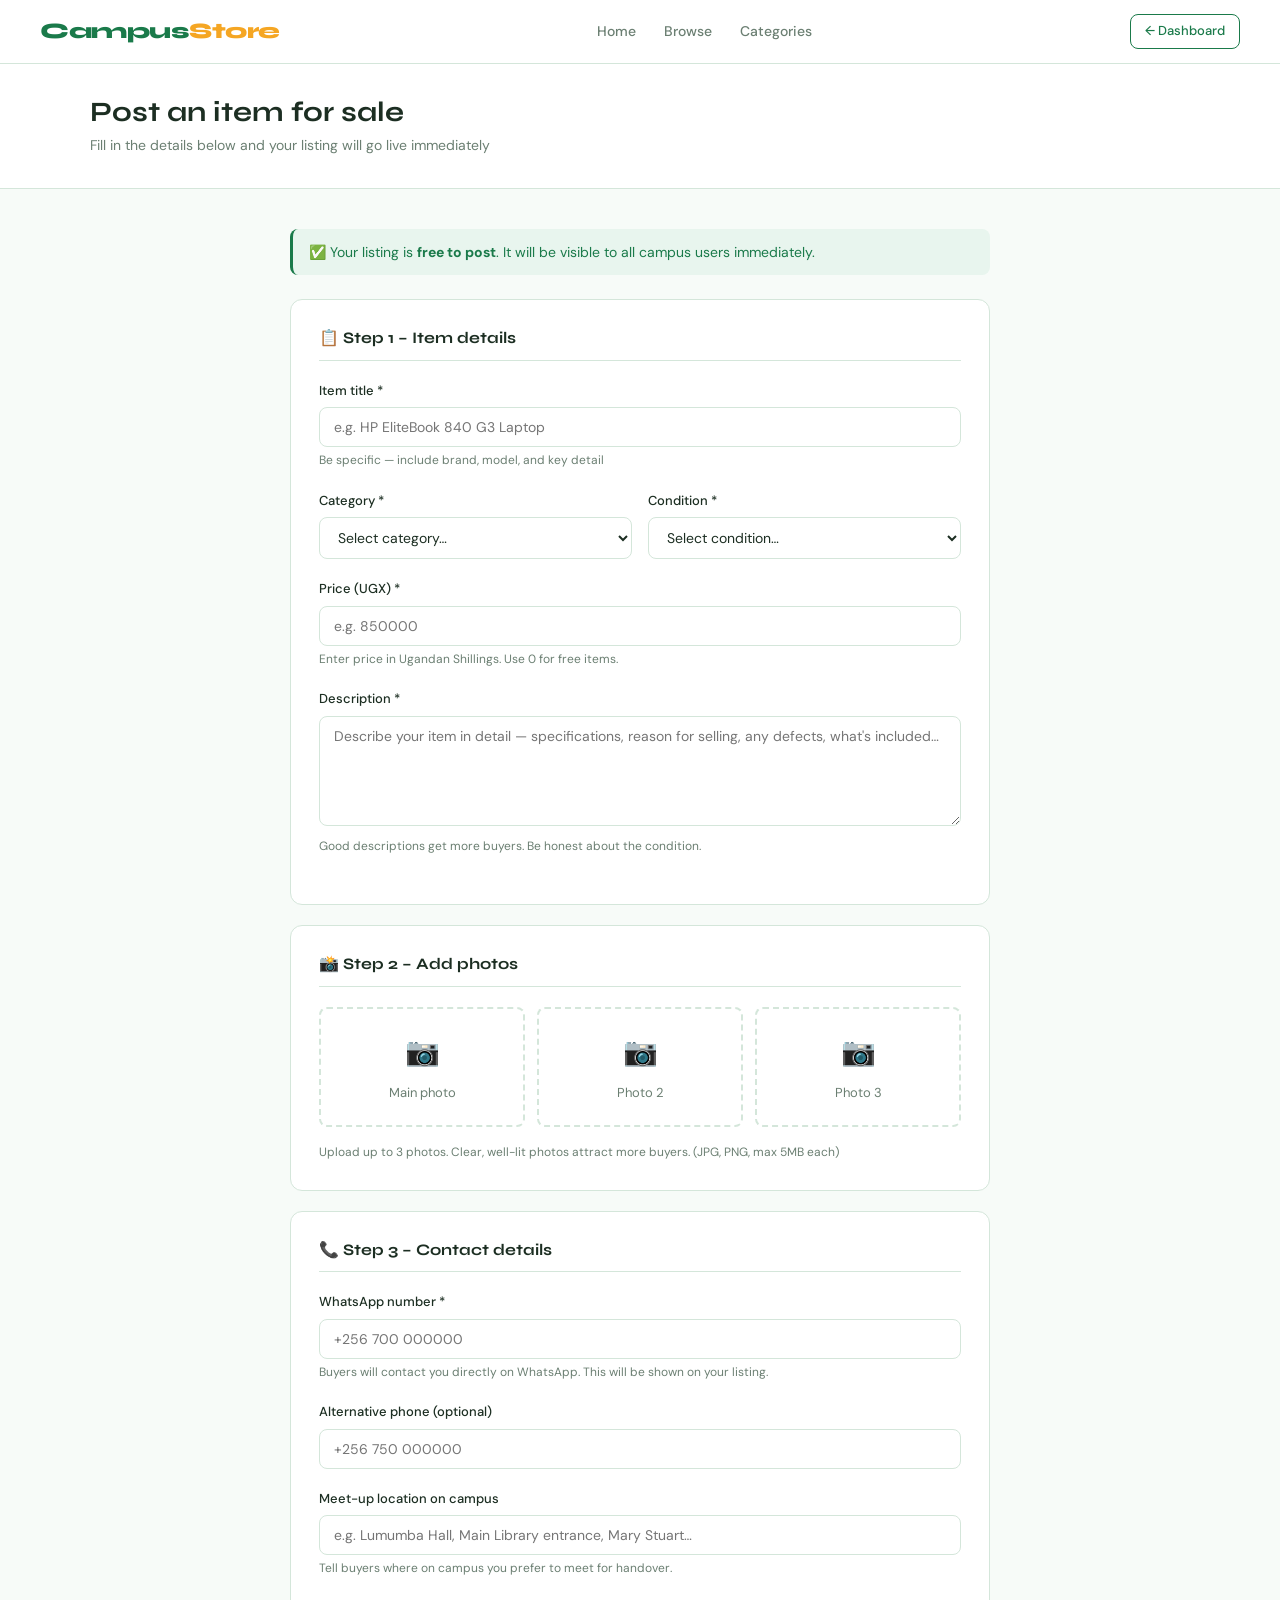
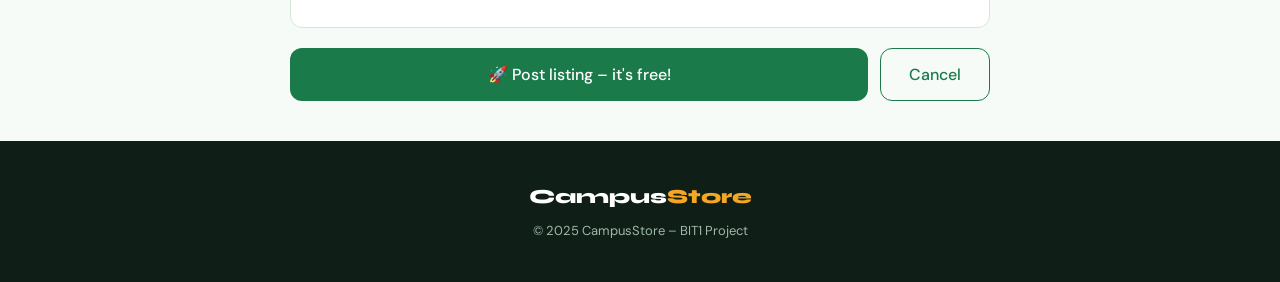
<file: post-item.html>
<!DOCTYPE html>
<html lang="en">
<head>
  <meta charset="UTF-8"/>
  <meta name="viewport" content="width=device-width, initial-scale=1.0"/>
  <title>Post an Item – Campus E-Store</title>
  <link rel="stylesheet" href="style.css"/>
</head>
<body>

<!-- NAVBAR -->
<header class="navbar">
  <a href="index.html" class="logo">Campus<span>Store</span></a>
  <nav>
    <a href="index.html">Home</a>
    <a href="browse.html">Browse</a>
    <a href="categories.html">Categories</a>
  </nav>
  <div class="nav-actions">
    <a href="dashboard.html" class="btn btn-outline btn-sm">← Dashboard</a>
  </div>
</header>

<!-- PAGE HEADER -->
<div class="page-header">
  <div class="container">
    <h1>Post an item for sale</h1>
    <p>Fill in the details below and your listing will go live immediately</p>
  </div>
</div>

<!-- FORM -->
<section class="section-sm">
  <div class="container">
    <div style="max-width: 700px; margin: 0 auto;">

      <div class="alert alert-success" style="margin-bottom: 24px;">
        ✅ Your listing is <strong>free to post</strong>. It will be visible to all campus users immediately.
      </div>

      <form action="browse.html" method="get">

        <!-- STEP 1 -->
        <div style="background: var(--white); border: 1px solid var(--border); border-radius: var(--radius); padding: 28px; margin-bottom: 20px;">
          <h3 style="font-size: 16px; margin-bottom: 20px; padding-bottom: 12px; border-bottom: 1px solid var(--border);">
            📋 Step 1 – Item details
          </h3>

          <div class="form-group">
            <label for="title">Item title *</label>
            <input type="text" id="title" placeholder="e.g. HP EliteBook 840 G3 Laptop" required/>
            <p class="form-note">Be specific — include brand, model, and key detail</p>
          </div>

          <div style="display: grid; grid-template-columns: 1fr 1fr; gap: 16px;">
            <div class="form-group">
              <label for="category">Category *</label>
              <select id="category" required>
                <option value="">Select category…</option>
                <option>💻 Computing</option>
                <option>📱 Electronics</option>
                <option>👕 Boys' Items</option>
                <option>👗 Girls' Items</option>
                <option>📚 Books</option>
                <option>⚙️ Engineering</option>
                <option>🏠 Hostel & Home</option>
                <option>🎨 Other</option>
              </select>
            </div>

            <div class="form-group">
              <label for="condition">Condition *</label>
              <select id="condition" required>
                <option value="">Select condition…</option>
                <option>✅ New</option>
                <option>👍 Used – Good condition</option>
                <option>🔧 Used – Fair condition</option>
              </select>
            </div>
          </div>

          <div class="form-group">
            <label for="price">Price (UGX) *</label>
            <input type="number" id="price" placeholder="e.g. 850000" min="0" required/>
            <p class="form-note">Enter price in Ugandan Shillings. Use 0 for free items.</p>
          </div>

          <div class="form-group">
            <label for="description">Description *</label>
            <textarea id="description" placeholder="Describe your item in detail — specifications, reason for selling, any defects, what's included…" required></textarea>
            <p class="form-note">Good descriptions get more buyers. Be honest about the condition.</p>
          </div>
        </div>

        <!-- STEP 2 -->
        <div style="background: var(--white); border: 1px solid var(--border); border-radius: var(--radius); padding: 28px; margin-bottom: 20px;">
          <h3 style="font-size: 16px; margin-bottom: 20px; padding-bottom: 12px; border-bottom: 1px solid var(--border);">
            📸 Step 2 – Add photos
          </h3>

          <div style="display: grid; grid-template-columns: repeat(3, 1fr); gap: 12px; margin-bottom: 16px;">
            <label style="display: flex; flex-direction: column; align-items: center; justify-content: center; height: 120px; border: 2px dashed var(--border); border-radius: var(--radius-sm); cursor: pointer; color: var(--muted); font-size: 13px; gap: 8px; transition: border-color 0.2s;">
              <span style="font-size: 28px;">📷</span>
              <span>Main photo</span>
              <input type="file" accept="image/*" style="display: none;"/>
            </label>
            <label style="display: flex; flex-direction: column; align-items: center; justify-content: center; height: 120px; border: 2px dashed var(--border); border-radius: var(--radius-sm); cursor: pointer; color: var(--muted); font-size: 13px; gap: 8px; transition: border-color 0.2s;">
              <span style="font-size: 28px;">📷</span>
              <span>Photo 2</span>
              <input type="file" accept="image/*" style="display: none;"/>
            </label>
            <label style="display: flex; flex-direction: column; align-items: center; justify-content: center; height: 120px; border: 2px dashed var(--border); border-radius: var(--radius-sm); cursor: pointer; color: var(--muted); font-size: 13px; gap: 8px; transition: border-color 0.2s;">
              <span style="font-size: 28px;">📷</span>
              <span>Photo 3</span>
              <input type="file" accept="image/*" style="display: none;"/>
            </label>
          </div>
          <p class="form-note">Upload up to 3 photos. Clear, well-lit photos attract more buyers. (JPG, PNG, max 5MB each)</p>
        </div>

        <!-- STEP 3 -->
        <div style="background: var(--white); border: 1px solid var(--border); border-radius: var(--radius); padding: 28px; margin-bottom: 20px;">
          <h3 style="font-size: 16px; margin-bottom: 20px; padding-bottom: 12px; border-bottom: 1px solid var(--border);">
            📞 Step 3 – Contact details
          </h3>

          <div class="form-group">
            <label for="whatsapp">WhatsApp number *</label>
            <input type="tel" id="whatsapp" placeholder="+256 700 000000" required/>
            <p class="form-note">Buyers will contact you directly on WhatsApp. This will be shown on your listing.</p>
          </div>

          <div class="form-group">
            <label for="phone">Alternative phone (optional)</label>
            <input type="tel" id="phone" placeholder="+256 750 000000"/>
          </div>

          <div class="form-group">
            <label for="location">Meet-up location on campus</label>
            <input type="text" id="location" placeholder="e.g. Lumumba Hall, Main Library entrance, Mary Stuart…"/>
            <p class="form-note">Tell buyers where on campus you prefer to meet for handover.</p>
          </div>
        </div>

        <!-- SUBMIT -->
        <div style="display: flex; gap: 12px;">
          <input type="submit" value="🚀 Post listing – it's free!" class="btn btn-primary btn-lg" style="flex: 1; cursor: pointer;"/>
          <a href="dashboard.html" class="btn btn-outline btn-lg">Cancel</a>
        </div>

      </form>
    </div>
  </div>
</section>

<!-- FOOTER -->
<footer>
  <div class="logo">Campus<span style="color: var(--gold);">Store</span></div>
  <p style="margin-top: 8px;">&copy; 2025 CampusStore – BIT1 Project</p>
</footer>

</body>
</html>
</file>
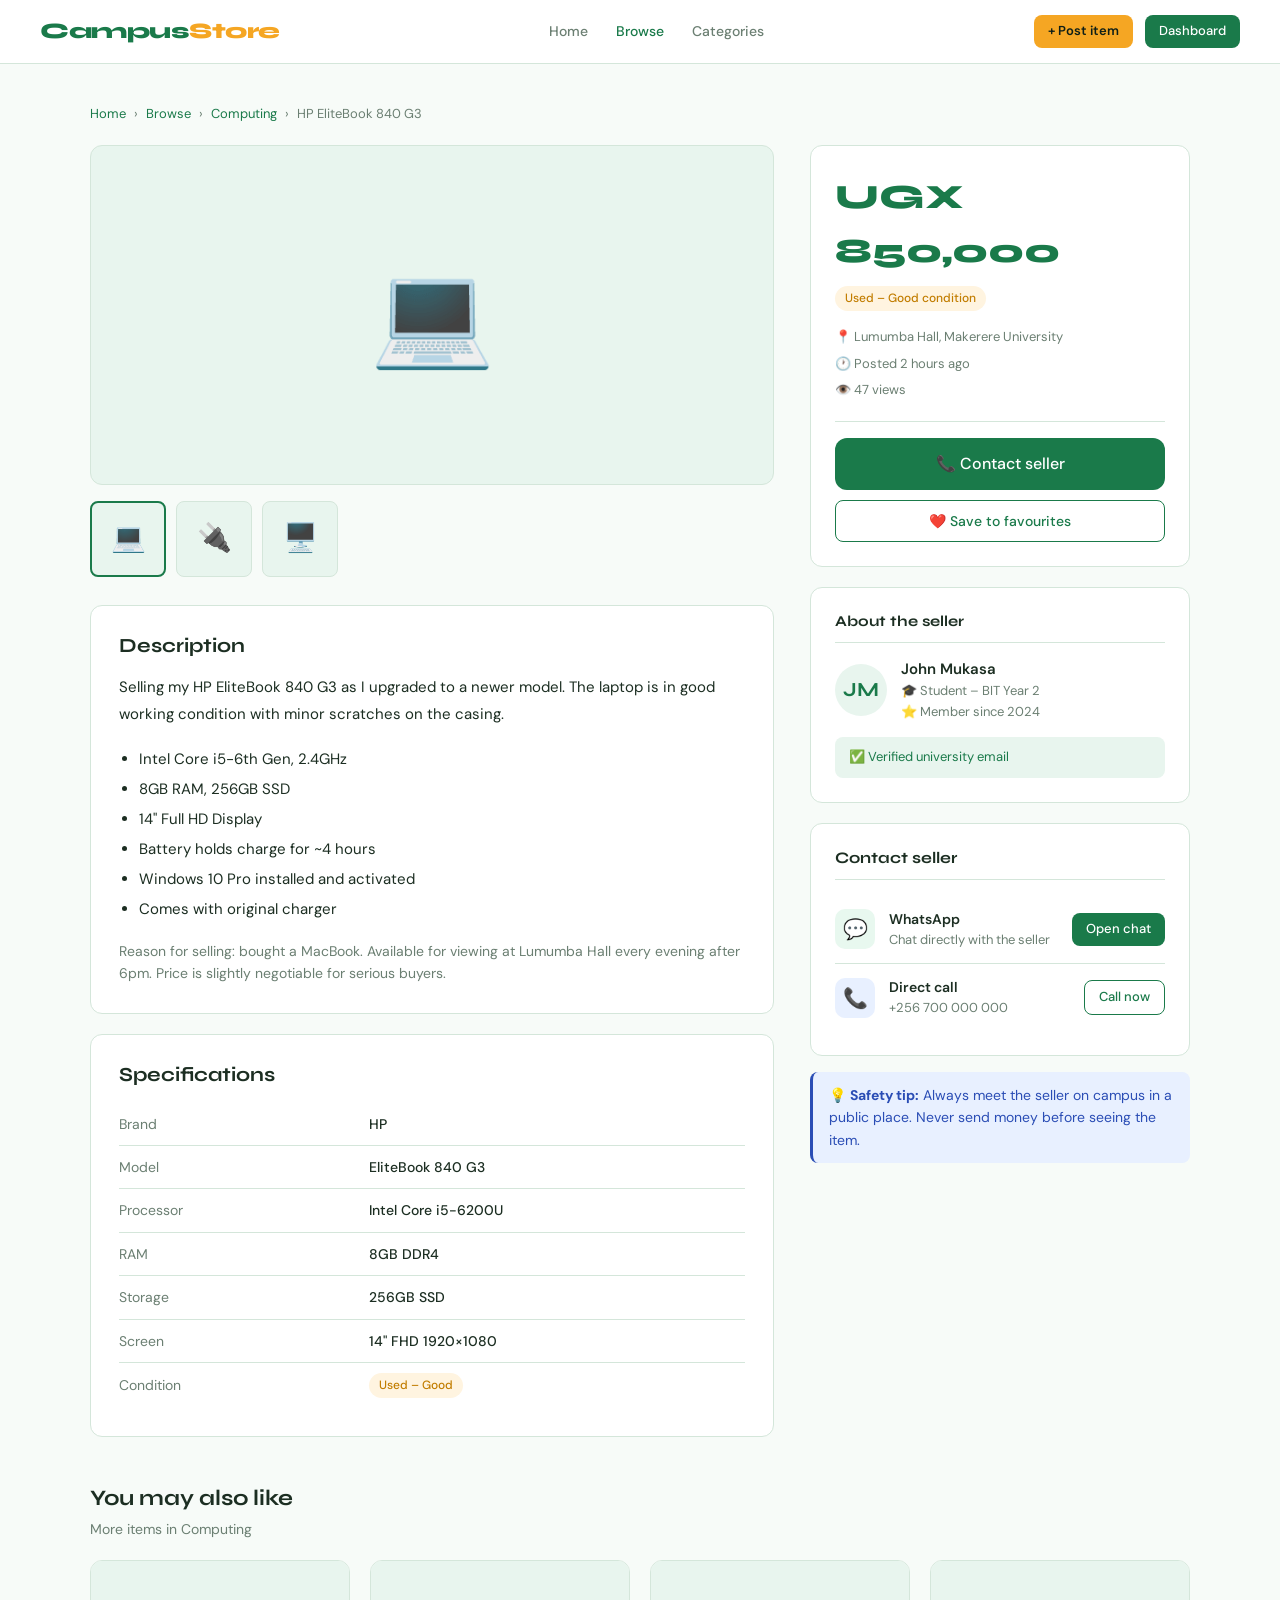
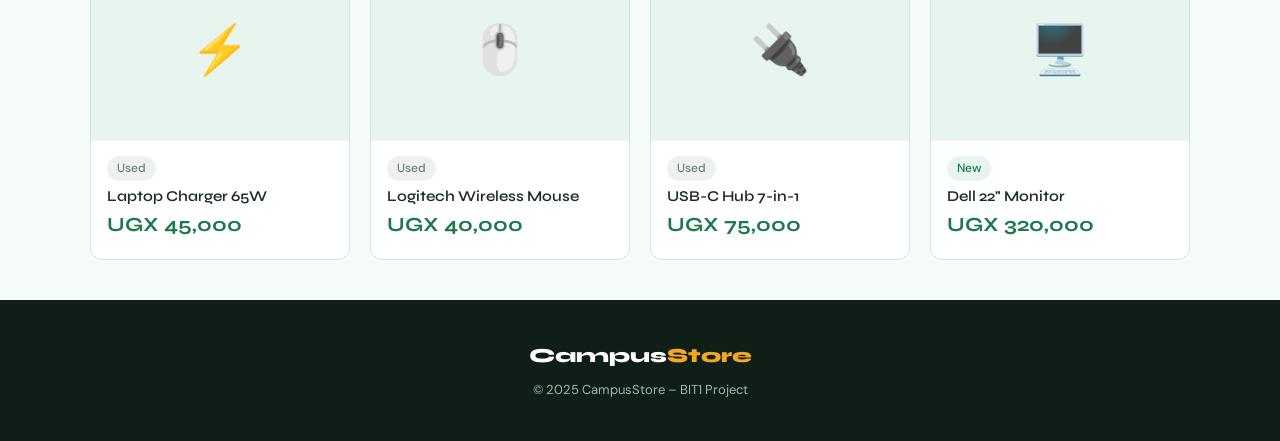
<file: product.html>
<!DOCTYPE html>
<html lang="en">
<head>
  <meta charset="UTF-8"/>
  <meta name="viewport" content="width=device-width, initial-scale=1.0"/>
  <title>HP EliteBook 840 G3 – Campus E-Store</title>
  <link rel="stylesheet" href="style.css"/>
</head>
<body>

<!-- NAVBAR -->
<header class="navbar">
  <a href="index.html" class="logo">Campus<span>Store</span></a>
  <nav>
    <a href="index.html">Home</a>
    <a href="browse.html" class="active">Browse</a>
    <a href="categories.html">Categories</a>
  </nav>
  <div class="nav-actions">
    <a href="post-item.html" class="btn btn-gold btn-sm">+ Post item</a>
    <a href="dashboard.html" class="btn btn-primary btn-sm">Dashboard</a>
  </div>
</header>

<!-- PAGE CONTENT -->
<section class="section-sm">
  <div class="container">

    <!-- BREADCRUMB -->
    <div class="breadcrumb">
      <a href="index.html">Home</a>
      <span>›</span>
      <a href="browse.html">Browse</a>
      <span>›</span>
      <a href="categories.html">Computing</a>
      <span>›</span>
      <span>HP EliteBook 840 G3</span>
    </div>

    <div style="display: grid; grid-template-columns: 1fr 380px; gap: 36px; align-items: start;">

      <!-- LEFT: images + description -->
      <div>
        <!-- Main image -->
        <div style="background: var(--green-light); border: 1px solid var(--border); border-radius: var(--radius); height: 340px; display: flex; align-items: center; justify-content: center; font-size: 100px; margin-bottom: 16px;">
          💻
        </div>
        <!-- Thumbnail strip -->
        <div style="display: flex; gap: 10px; margin-bottom: 28px;">
          <div style="width: 76px; height: 76px; background: var(--green-light); border: 2px solid var(--green); border-radius: var(--radius-sm); display: flex; align-items: center; justify-content: center; font-size: 28px; cursor: pointer;">💻</div>
          <div style="width: 76px; height: 76px; background: var(--green-light); border: 1px solid var(--border); border-radius: var(--radius-sm); display: flex; align-items: center; justify-content: center; font-size: 28px; cursor: pointer;">🔌</div>
          <div style="width: 76px; height: 76px; background: var(--green-light); border: 1px solid var(--border); border-radius: var(--radius-sm); display: flex; align-items: center; justify-content: center; font-size: 28px; cursor: pointer;">🖥️</div>
        </div>

        <!-- Description -->
        <div style="background: var(--white); border: 1px solid var(--border); border-radius: var(--radius); padding: 28px;">
          <h2 style="font-size: 20px; margin-bottom: 16px;">Description</h2>
          <p style="color: var(--text); line-height: 1.8; font-size: 15px;">
            Selling my HP EliteBook 840 G3 as I upgraded to a newer model. The laptop is in good working condition with minor scratches on the casing.
          </p>
          <ul style="margin: 16px 0; padding-left: 20px; list-style: disc; color: var(--text); font-size: 15px; line-height: 2;">
            <li>Intel Core i5-6th Gen, 2.4GHz</li>
            <li>8GB RAM, 256GB SSD</li>
            <li>14" Full HD Display</li>
            <li>Battery holds charge for ~4 hours</li>
            <li>Windows 10 Pro installed and activated</li>
            <li>Comes with original charger</li>
          </ul>
          <p style="color: var(--muted); font-size: 14px;">
            Reason for selling: bought a MacBook. Available for viewing at Lumumba Hall every evening after 6pm. Price is slightly negotiable for serious buyers.
          </p>
        </div>

        <!-- Specs table -->
        <div style="background: var(--white); border: 1px solid var(--border); border-radius: var(--radius); padding: 28px; margin-top: 20px;">
          <h2 style="font-size: 20px; margin-bottom: 16px;">Specifications</h2>
          <table style="width: 100%; border-collapse: collapse; font-size: 14px;">
            <tr style="border-bottom: 1px solid var(--border);">
              <td style="padding: 10px 0; color: var(--muted); width: 40%;">Brand</td>
              <td style="padding: 10px 0; font-weight: 500;">HP</td>
            </tr>
            <tr style="border-bottom: 1px solid var(--border);">
              <td style="padding: 10px 0; color: var(--muted);">Model</td>
              <td style="padding: 10px 0; font-weight: 500;">EliteBook 840 G3</td>
            </tr>
            <tr style="border-bottom: 1px solid var(--border);">
              <td style="padding: 10px 0; color: var(--muted);">Processor</td>
              <td style="padding: 10px 0; font-weight: 500;">Intel Core i5-6200U</td>
            </tr>
            <tr style="border-bottom: 1px solid var(--border);">
              <td style="padding: 10px 0; color: var(--muted);">RAM</td>
              <td style="padding: 10px 0; font-weight: 500;">8GB DDR4</td>
            </tr>
            <tr style="border-bottom: 1px solid var(--border);">
              <td style="padding: 10px 0; color: var(--muted);">Storage</td>
              <td style="padding: 10px 0; font-weight: 500;">256GB SSD</td>
            </tr>
            <tr style="border-bottom: 1px solid var(--border);">
              <td style="padding: 10px 0; color: var(--muted);">Screen</td>
              <td style="padding: 10px 0; font-weight: 500;">14" FHD 1920×1080</td>
            </tr>
            <tr>
              <td style="padding: 10px 0; color: var(--muted);">Condition</td>
              <td style="padding: 10px 0;"><span class="badge badge-gold">Used – Good</span></td>
            </tr>
          </table>
        </div>
      </div>

      <!-- RIGHT: price + contact -->
      <div>
        <!-- Price card -->
        <div style="background: var(--white); border: 1px solid var(--border); border-radius: var(--radius); padding: 24px; margin-bottom: 20px;">
          <div style="font-family: 'Syne', sans-serif; font-size: 34px; font-weight: 800; color: var(--green); margin-bottom: 6px;">
            UGX 850,000
          </div>
          <span class="badge badge-gold" style="margin-bottom: 16px; display: inline-block;">Used – Good condition</span>
          <div style="font-size: 13px; color: var(--muted); margin-bottom: 20px;">
            <div style="display: flex; gap: 6px; margin-bottom: 6px;">📍 Lumumba Hall, Makerere University</div>
            <div style="display: flex; gap: 6px; margin-bottom: 6px;">🕐 Posted 2 hours ago</div>
            <div style="display: flex; gap: 6px;">👁️ 47 views</div>
          </div>
          <hr style="border: none; border-top: 1px solid var(--border); margin-bottom: 16px;"/>
          <a href="#contact" class="btn btn-primary btn-full btn-lg">📞 Contact seller</a>
          <a href="#" class="btn btn-outline btn-full" style="margin-top: 10px;">❤️ Save to favourites</a>
        </div>

        <!-- Seller card -->
        <div style="background: var(--white); border: 1px solid var(--border); border-radius: var(--radius); padding: 24px; margin-bottom: 20px;">
          <h3 style="font-size: 15px; margin-bottom: 14px; padding-bottom: 12px; border-bottom: 1px solid var(--border);">About the seller</h3>
          <div style="display: flex; align-items: center; gap: 14px; margin-bottom: 14px;">
            <div class="avatar" style="width: 52px; height: 52px; font-size: 20px;">JM</div>
            <div>
              <div style="font-weight: 600; font-size: 15px;">John Mukasa</div>
              <div style="font-size: 13px; color: var(--muted);">🎓 Student – BIT Year 2</div>
              <div style="font-size: 13px; color: var(--muted);">⭐ Member since 2024</div>
            </div>
          </div>
          <div style="background: var(--green-light); border-radius: var(--radius-sm); padding: 10px 14px; font-size: 13px; color: var(--green);">
            ✅ Verified university email
          </div>
        </div>

        <!-- Contact options -->
        <div class="contact-card" id="contact">
          <h3>Contact seller</h3>
          <div class="contact-option">
            <div class="contact-icon whatsapp">💬</div>
            <div style="flex: 1;">
              <div style="font-weight: 600; font-size: 14px;">WhatsApp</div>
              <div style="font-size: 13px; color: var(--muted);">Chat directly with the seller</div>
            </div>
            <a href="https://wa.me/256700000000?text=Hi%2C%20I%20saw%20your%20HP%20EliteBook%20on%20CampusStore.%20Is%20it%20still%20available%3F" target="_blank" class="btn btn-primary btn-sm">Open chat</a>
          </div>
          <div class="contact-option">
            <div class="contact-icon call">📞</div>
            <div style="flex: 1;">
              <div style="font-weight: 600; font-size: 14px;">Direct call</div>
              <div style="font-size: 13px; color: var(--muted);">+256 700 000 000</div>
            </div>
            <a href="tel:+256700000000" class="btn btn-outline btn-sm">Call now</a>
          </div>
        </div>

        <!-- Safety tip -->
        <div class="alert alert-info" style="margin-top: 16px;">
          💡 <strong>Safety tip:</strong> Always meet the seller on campus in a public place. Never send money before seeing the item.
        </div>
      </div>

    </div>

    <!-- RELATED LISTINGS -->
    <div style="margin-top: 48px;">
      <h2 style="font-size: 22px; margin-bottom: 6px;">You may also like</h2>
      <p style="color: var(--muted); font-size: 14px; margin-bottom: 20px;">More items in Computing</p>
      <div class="grid-4">
        <a href="product.html" class="card">
          <div class="card-img">⚡</div>
          <div class="card-body">
            <span class="badge badge-muted">Used</span>
            <h3>Laptop Charger 65W</h3>
            <div class="price">UGX 45,000</div>
          </div>
        </a>
        <a href="product.html" class="card">
          <div class="card-img">🖱️</div>
          <div class="card-body">
            <span class="badge badge-muted">Used</span>
            <h3>Logitech Wireless Mouse</h3>
            <div class="price">UGX 40,000</div>
          </div>
        </a>
        <a href="product.html" class="card">
          <div class="card-img">🔌</div>
          <div class="card-body">
            <span class="badge badge-muted">Used</span>
            <h3>USB-C Hub 7-in-1</h3>
            <div class="price">UGX 75,000</div>
          </div>
        </a>
        <a href="product.html" class="card">
          <div class="card-img">🖥️</div>
          <div class="card-body">
            <span class="badge badge-green">New</span>
            <h3>Dell 22" Monitor</h3>
            <div class="price">UGX 320,000</div>
          </div>
        </a>
      </div>
    </div>

  </div>
</section>

<!-- FOOTER -->
<footer>
  <div class="logo">Campus<span style="color: var(--gold);">Store</span></div>
  <p style="margin-top: 8px;">&copy; 2025 CampusStore – BIT1 Project</p>
</footer>

</body>
</html>
</file>
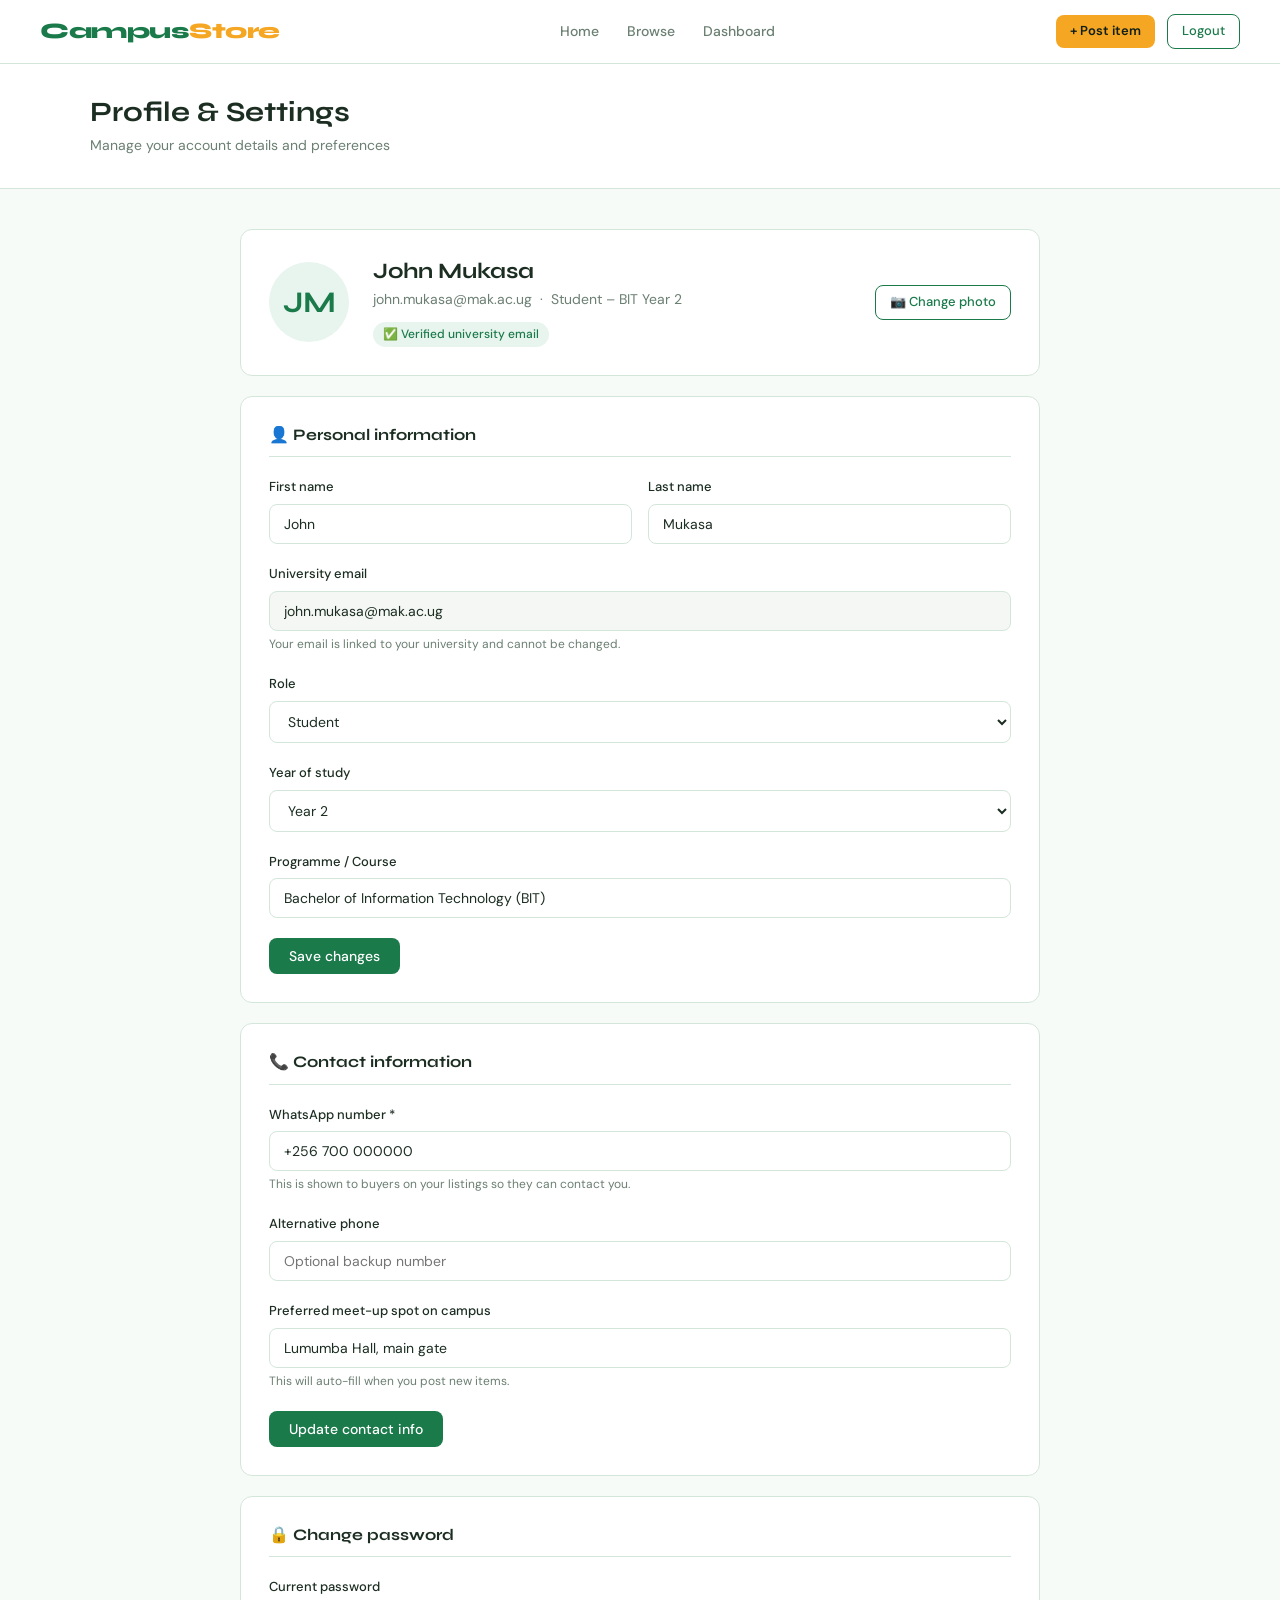
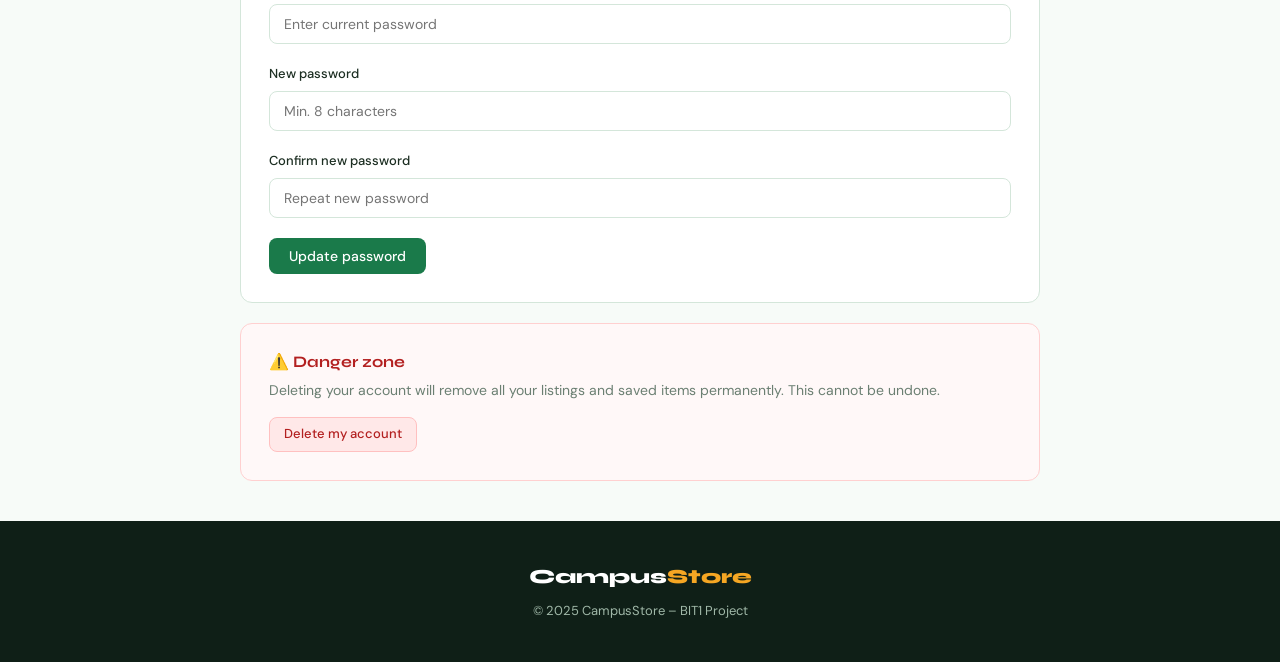
<file: profile.html>
<!DOCTYPE html>
<html lang="en">
<head>
  <meta charset="UTF-8"/>
  <meta name="viewport" content="width=device-width, initial-scale=1.0"/>
  <title>Profile – Campus E-Store</title>
  <link rel="stylesheet" href="style.css"/>
</head>
<body>

<!-- NAVBAR -->
<header class="navbar">
  <a href="index.html" class="logo">Campus<span>Store</span></a>
  <nav>
    <a href="index.html">Home</a>
    <a href="browse.html">Browse</a>
    <a href="dashboard.html">Dashboard</a>
  </nav>
  <div class="nav-actions">
    <a href="post-item.html" class="btn btn-gold btn-sm">+ Post item</a>
    <a href="login.html" class="btn btn-outline btn-sm">Logout</a>
  </div>
</header>

<!-- PAGE HEADER -->
<div class="page-header">
  <div class="container">
    <h1>Profile & Settings</h1>
    <p>Manage your account details and preferences</p>
  </div>
</div>

<!-- CONTENT -->
<section class="section-sm">
  <div class="container" style="max-width: 800px;">

    <!-- Avatar + name row -->
    <div style="background: var(--white); border: 1px solid var(--border); border-radius: var(--radius); padding: 28px; margin-bottom: 20px; display: flex; align-items: center; gap: 24px;">
      <div class="avatar" style="width: 80px; height: 80px; font-size: 30px;">JM</div>
      <div>
        <h2 style="font-size: 22px; margin-bottom: 4px;">John Mukasa</h2>
        <p style="color: var(--muted); font-size: 14px; margin-bottom: 10px;">john.mukasa@mak.ac.ug &nbsp;·&nbsp; Student – BIT Year 2</p>
        <span class="badge badge-green">✅ Verified university email</span>
      </div>
      <div style="margin-left: auto;">
        <label class="btn btn-outline btn-sm" style="cursor: pointer;">
          📷 Change photo
          <input type="file" accept="image/*" style="display: none;"/>
        </label>
      </div>
    </div>

    <!-- Personal info form -->
    <div style="background: var(--white); border: 1px solid var(--border); border-radius: var(--radius); padding: 28px; margin-bottom: 20px;">
      <h3 style="font-size: 16px; margin-bottom: 20px; padding-bottom: 12px; border-bottom: 1px solid var(--border);">
        👤 Personal information
      </h3>
      <form action="dashboard.html" method="get">
        <div style="display: grid; grid-template-columns: 1fr 1fr; gap: 16px;">
          <div class="form-group">
            <label>First name</label>
            <input type="text" value="John"/>
          </div>
          <div class="form-group">
            <label>Last name</label>
            <input type="text" value="Mukasa"/>
          </div>
        </div>

        <div class="form-group">
          <label>University email</label>
          <input type="email" value="john.mukasa@mak.ac.ug" disabled style="background: #f5f7f5; cursor: not-allowed;"/>
          <p class="form-note">Your email is linked to your university and cannot be changed.</p>
        </div>

        <div class="form-group">
          <label>Role</label>
          <select>
            <option selected>Student</option>
            <option>University Staff</option>
          </select>
        </div>

        <div class="form-group">
          <label>Year of study</label>
          <select>
            <option>Year 1</option>
            <option selected>Year 2</option>
            <option>Year 3</option>
            <option>Year 4</option>
            <option>Postgraduate</option>
          </select>
        </div>

        <div class="form-group">
          <label>Programme / Course</label>
          <input type="text" value="Bachelor of Information Technology (BIT)"/>
        </div>

        <input type="submit" value="Save changes" class="btn btn-primary" style="cursor: pointer;"/>
      </form>
    </div>

    <!-- Contact info -->
    <div style="background: var(--white); border: 1px solid var(--border); border-radius: var(--radius); padding: 28px; margin-bottom: 20px;">
      <h3 style="font-size: 16px; margin-bottom: 20px; padding-bottom: 12px; border-bottom: 1px solid var(--border);">
        📞 Contact information
      </h3>
      <form action="dashboard.html" method="get">
        <div class="form-group">
          <label>WhatsApp number *</label>
          <input type="tel" value="+256 700 000000"/>
          <p class="form-note">This is shown to buyers on your listings so they can contact you.</p>
        </div>
        <div class="form-group">
          <label>Alternative phone</label>
          <input type="tel" placeholder="Optional backup number"/>
        </div>
        <div class="form-group">
          <label>Preferred meet-up spot on campus</label>
          <input type="text" value="Lumumba Hall, main gate"/>
          <p class="form-note">This will auto-fill when you post new items.</p>
        </div>
        <input type="submit" value="Update contact info" class="btn btn-primary" style="cursor: pointer;"/>
      </form>
    </div>

    <!-- Change password -->
    <div style="background: var(--white); border: 1px solid var(--border); border-radius: var(--radius); padding: 28px; margin-bottom: 20px;">
      <h3 style="font-size: 16px; margin-bottom: 20px; padding-bottom: 12px; border-bottom: 1px solid var(--border);">
        🔒 Change password
      </h3>
      <form action="dashboard.html" method="get">
        <div class="form-group">
          <label>Current password</label>
          <input type="password" placeholder="Enter current password"/>
        </div>
        <div class="form-group">
          <label>New password</label>
          <input type="password" placeholder="Min. 8 characters"/>
        </div>
        <div class="form-group">
          <label>Confirm new password</label>
          <input type="password" placeholder="Repeat new password"/>
        </div>
        <input type="submit" value="Update password" class="btn btn-primary" style="cursor: pointer;"/>
      </form>
    </div>

    <!-- Danger zone -->
    <div style="background: #fff8f8; border: 1px solid #ffd0d0; border-radius: var(--radius); padding: 28px;">
      <h3 style="font-size: 16px; color: #b32020; margin-bottom: 8px;">⚠️ Danger zone</h3>
      <p style="font-size: 14px; color: var(--muted); margin-bottom: 16px;">
        Deleting your account will remove all your listings and saved items permanently. This cannot be undone.
      </p>
      <a href="#" class="btn btn-sm" style="background: #ffe8e8; color: #b32020; border: 1px solid #ffc0c0;">Delete my account</a>
    </div>

  </div>
</section>

<!-- FOOTER -->
<footer>
  <div class="logo">Campus<span style="color: var(--gold);">Store</span></div>
  <p style="margin-top: 8px;">&copy; 2025 CampusStore – BIT1 Project</p>
</footer>

</body>
</html>
</file>
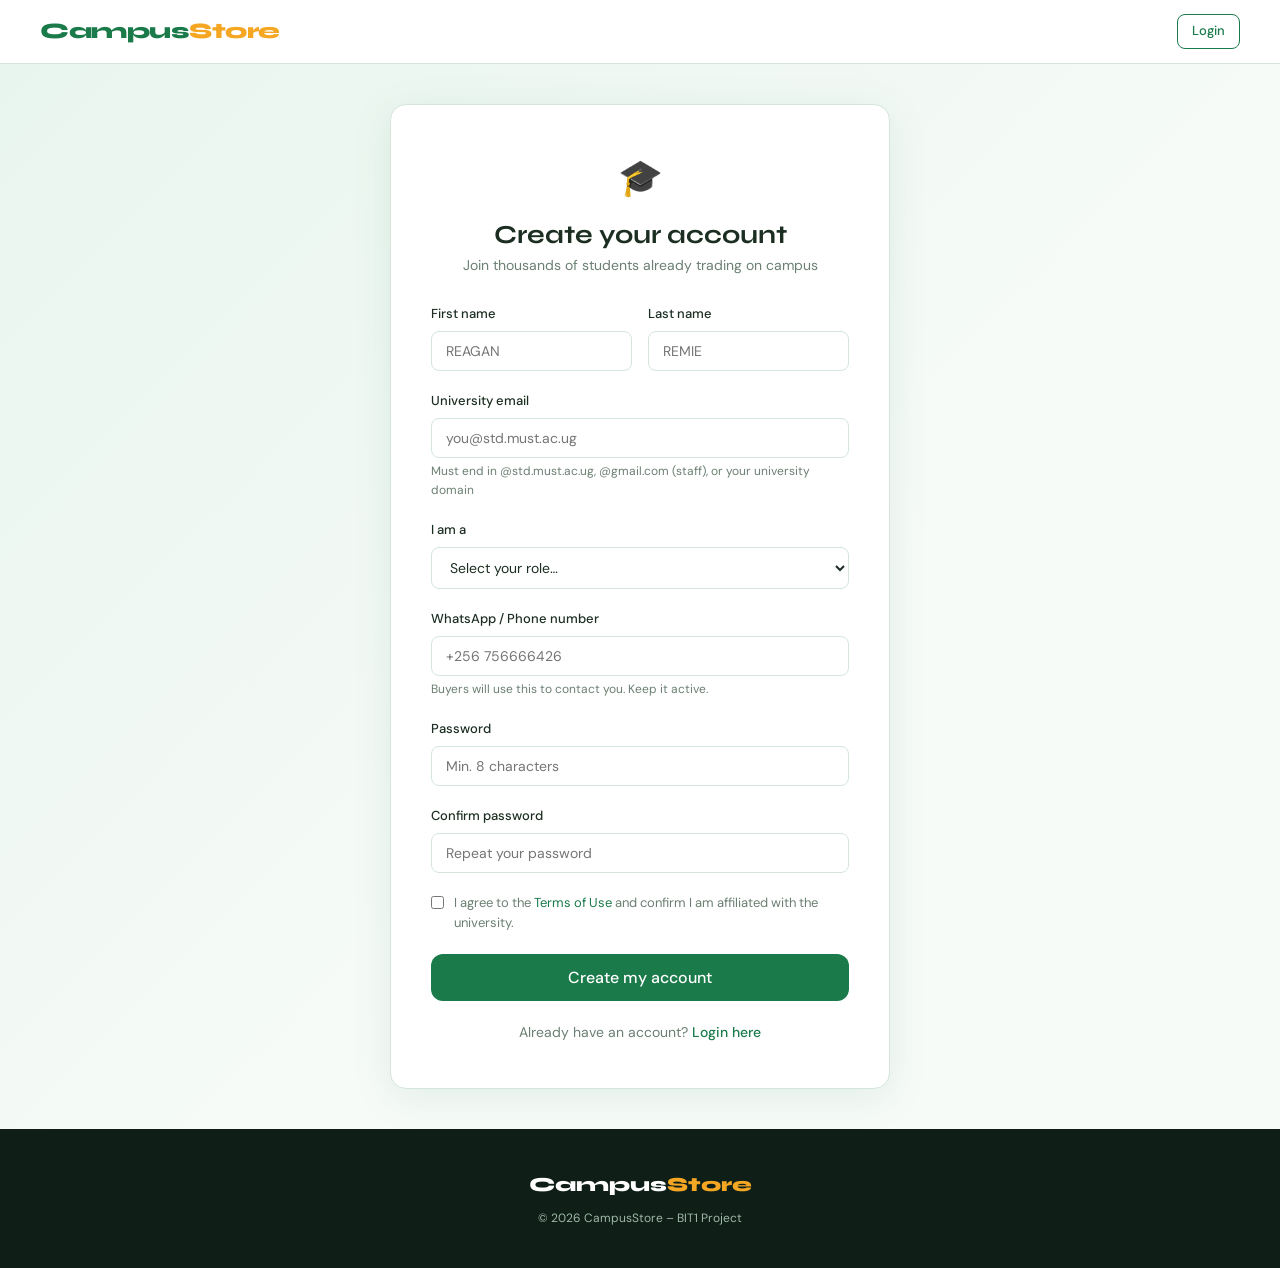
<file: register.html>
<!DOCTYPE html>
<html lang="en">
<head>
  <meta charset="UTF-8"/>
  <meta name="viewport" content="width=device-width, initial-scale=1.0"/>
  <title>Register – Campus E-Store</title>
  <link rel="stylesheet" href="style.css"/>
</head>
<body>

<!-- NAVBAR -->
<header class="navbar">
  <a href="index.html" class="logo">Campus<span>Store</span></a>
  <nav></nav>
  <div class="nav-actions">
    <a href="login.html" class="btn btn-outline btn-sm">Login</a>
  </div>
</header>

<!-- AUTH -->
<div class="auth-wrap">
  <div class="auth-card" style="max-width: 500px;">
    <div style="text-align: center; margin-bottom: 28px;">
      <div style="font-size: 36px; margin-bottom: 12px;">🎓</div>
      <h2>Create your account</h2>
      <p class="sub">Join thousands of students already trading on campus</p>
    </div>

    <form action="browse.html" method="get">
      <div style="display: grid; grid-template-columns: 1fr 1fr; gap: 0 16px;">
        <div class="form-group">
          <label for="fname">First name</label>
          <input type="text" id="fname" placeholder="REAGAN" required/>
        </div>
        <div class="form-group">
          <label for="lname">Last name</label>
          <input type="text" id="lname" placeholder="REMIE" required/>
        </div>
      </div>

      <div class="form-group">
        <label for="email">University email</label>
        <input type="email" id="email" placeholder="you@std.must.ac.ug" required/>
        <p class="form-note">Must end in @std.must.ac.ug, @gmail.com (staff), or your university domain</p>
      </div>

      <div class="form-group">
        <label for="role">I am a</label>
        <select id="role">
          <option value="">Select your role…</option>
          <option value="student">Student</option>
          <option value="staff">University Staff</option>
        </select>
      </div>

      <div class="form-group">
        <label for="phone">WhatsApp / Phone number</label>
        <input type="tel" id="phone" placeholder="+256 756666426" required/>
        <p class="form-note">Buyers will use this to contact you. Keep it active.</p>
      </div>

      <div class="form-group">
        <label for="password">Password</label>
        <input type="password" id="password" placeholder="Min. 8 characters" required/>
      </div>

      <div class="form-group">
        <label for="confirm">Confirm password</label>
        <input type="password" id="confirm" placeholder="Repeat your password" required/>
      </div>

      <div style="display: flex; align-items: flex-start; gap: 10px; margin-bottom: 20px;">
        <input type="checkbox" id="terms" style="margin-top: 3px; width: auto;"/>
        <label for="terms" style="font-size: 13px; color: var(--muted);">
          I agree to the <a href="#" style="color: var(--green);">Terms of Use</a> and confirm I am affiliated with the university.
        </label>
      </div>

      <input type="submit" value="Create my account" class="btn btn-primary btn-full btn-lg" style="cursor: pointer;"/>
    </form>

    <p style="text-align: center; font-size: 14px; color: var(--muted); margin-top: 20px;">
      Already have an account? <a href="login.html" style="color: var(--green); font-weight: 500;">Login here</a>
    </p>
  </div>
</div>

<!-- FOOTER -->
<footer>
  <div class="logo">Campus<span style="color: var(--gold);">Store</span></div>
  <p style="margin-top: 8px; font-size: 12px;">&copy; 2026 CampusStore – BIT1 Project</p>
</footer>

</body>
</html>
</file>
<file: style.css>
@import url('https://fonts.googleapis.com/css2?family=Syne:wght@400;600;700;800&family=DM+Sans:wght@300;400;500&display=swap');

/* ===== RESET & BASE ===== */
*, *::before, *::after { box-sizing: border-box; margin: 0; padding: 0; }

:root {
  --green:       #1a7a4a;
  --green-light: #e8f5ee;
  --green-mid:   #2ea86a;
  --gold:        #f5a623;
  --dark:        #0f1f17;
  --text:        #1c2e22;
  --muted:       #6b7f72;
  --border:      #d4e6da;
  --bg:          #f7fbf8;
  --white:       #ffffff;
  --radius:      12px;
  --radius-sm:   8px;
  --shadow:      0 2px 12px rgba(26,122,74,0.10);
}

body {
  font-family: 'DM Sans', sans-serif;
  background: var(--bg);
  color: var(--text);
  font-size: 15px;
  line-height: 1.6;
}

h1, h2, h3, h4 {
  font-family: 'Syne', sans-serif;
  line-height: 1.2;
}

a { text-decoration: none; color: inherit; }
ul { list-style: none; }
img { display: block; width: 100%; object-fit: cover; }

/* ===== NAVBAR ===== */
.navbar {
  background: var(--white);
  border-bottom: 1.5px solid var(--border);
  padding: 0 40px;
  display: flex;
  align-items: center;
  justify-content: space-between;
  height: 64px;
  position: sticky;
  top: 0;
  z-index: 100;
}

.navbar .logo {
  font-family: 'Syne', sans-serif;
  font-size: 22px;
  font-weight: 800;
  color: var(--green);
  letter-spacing: -0.5px;
}

.navbar .logo span {
  color: var(--gold);
}

.navbar nav {
  display: flex;
  align-items: center;
  gap: 28px;
}

.navbar nav a {
  font-size: 14px;
  font-weight: 500;
  color: var(--muted);
  transition: color 0.2s;
}

.navbar nav a:hover,
.navbar nav a.active { color: var(--green); }

.navbar .nav-actions {
  display: flex;
  align-items: center;
  gap: 12px;
}

/* ===== BUTTONS ===== */
.btn {
  display: inline-flex;
  align-items: center;
  gap: 6px;
  padding: 9px 20px;
  border-radius: var(--radius-sm);
  font-family: 'DM Sans', sans-serif;
  font-size: 14px;
  font-weight: 500;
  border: none;
  cursor: pointer;
  transition: opacity 0.2s, transform 0.1s;
}

.btn:hover { opacity: 0.88; transform: translateY(-1px); }
.btn:active { transform: scale(0.98); }

.btn-primary {
  background: var(--green);
  color: var(--white);
}

.btn-outline {
  background: transparent;
  border: 1.5px solid var(--green);
  color: var(--green);
}

.btn-gold {
  background: var(--gold);
  color: var(--dark);
  font-weight: 600;
}

.btn-sm {
  padding: 6px 14px;
  font-size: 13px;
}

.btn-lg {
  padding: 13px 28px;
  font-size: 16px;
  border-radius: var(--radius);
}

.btn-full { width: 100%; justify-content: center; }

/* ===== BADGE ===== */
.badge {
  display: inline-block;
  padding: 3px 10px;
  border-radius: 20px;
  font-size: 12px;
  font-weight: 500;
}

.badge-green  { background: var(--green-light); color: var(--green); }
.badge-gold   { background: #fff4e0; color: #c27d00; }
.badge-muted  { background: #eef1ef; color: var(--muted); }

/* ===== SECTION PADDING ===== */
.section { padding: 60px 40px; }
.section-sm { padding: 40px 40px; }
.container { max-width: 1100px; margin: 0 auto; }

/* ===== PRODUCT CARD ===== */
.card {
  background: var(--white);
  border: 1px solid var(--border);
  border-radius: var(--radius);
  overflow: hidden;
  transition: box-shadow 0.2s, transform 0.2s;
}

.card:hover {
  box-shadow: var(--shadow);
  transform: translateY(-3px);
}

.card-img {
  height: 180px;
  background: var(--green-light);
  display: flex;
  align-items: center;
  justify-content: center;
  font-size: 48px;
}

.card-body { padding: 14px 16px 18px; }
.card-body .price {
  font-family: 'Syne', sans-serif;
  font-size: 20px;
  font-weight: 700;
  color: var(--green);
}

.card-body h3 {
  font-size: 15px;
  font-weight: 600;
  margin: 6px 0 4px;
}

.card-body .meta {
  font-size: 13px;
  color: var(--muted);
  display: flex;
  align-items: center;
  gap: 8px;
  flex-wrap: wrap;
  margin-bottom: 12px;
}

/* ===== GRID ===== */
.grid-4 { display: grid; grid-template-columns: repeat(4, 1fr); gap: 20px; }
.grid-3 { display: grid; grid-template-columns: repeat(3, 1fr); gap: 20px; }
.grid-2 { display: grid; grid-template-columns: repeat(2, 1fr); gap: 20px; }

/* ===== FORM ===== */
.form-group { margin-bottom: 20px; }
.form-group label {
  display: block;
  font-size: 13px;
  font-weight: 500;
  color: var(--text);
  margin-bottom: 6px;
}

.form-group input,
.form-group select,
.form-group textarea {
  width: 100%;
  padding: 10px 14px;
  border: 1.5px solid var(--border);
  border-radius: var(--radius-sm);
  font-family: 'DM Sans', sans-serif;
  font-size: 14px;
  color: var(--text);
  background: var(--white);
  outline: none;
  transition: border-color 0.2s;
}

.form-group input:focus,
.form-group select:focus,
.form-group textarea:focus {
  border-color: var(--green);
}

.form-group textarea { resize: vertical; min-height: 110px; }
.form-note { font-size: 12px; color: var(--muted); margin-top: 4px; }

/* ===== SEARCH BAR ===== */
.search-bar {
  display: flex;
  background: var(--white);
  border: 2px solid var(--border);
  border-radius: var(--radius);
  overflow: hidden;
}

.search-bar input {
  flex: 1;
  border: none;
  padding: 12px 18px;
  font-size: 15px;
  font-family: 'DM Sans', sans-serif;
  outline: none;
  color: var(--text);
}

.search-bar button {
  background: var(--green);
  color: var(--white);
  border: none;
  padding: 0 24px;
  font-size: 14px;
  font-weight: 600;
  cursor: pointer;
  font-family: 'DM Sans', sans-serif;
}

/* ===== PAGE HEADER ===== */
.page-header {
  background: var(--white);
  border-bottom: 1px solid var(--border);
  padding: 32px 40px;
}

.page-header h1 { font-size: 28px; margin-bottom: 4px; }
.page-header p  { color: var(--muted); font-size: 14px; }

/* ===== SIDEBAR LAYOUT ===== */
.layout-sidebar {
  display: grid;
  grid-template-columns: 240px 1fr;
  gap: 32px;
  align-items: start;
}

.sidebar {
  background: var(--white);
  border: 1px solid var(--border);
  border-radius: var(--radius);
  padding: 24px;
}

.sidebar h4 {
  font-size: 13px;
  font-weight: 600;
  text-transform: uppercase;
  letter-spacing: 0.8px;
  color: var(--muted);
  margin-bottom: 14px;
}

.sidebar ul li {
  padding: 8px 12px;
  border-radius: var(--radius-sm);
  font-size: 14px;
  cursor: pointer;
  display: flex;
  justify-content: space-between;
  align-items: center;
  transition: background 0.15s;
}

.sidebar ul li:hover { background: var(--green-light); color: var(--green); }
.sidebar ul li.active { background: var(--green-light); color: var(--green); font-weight: 500; }
.sidebar .count { font-size: 12px; color: var(--muted); }

.sidebar-divider {
  border: none;
  border-top: 1px solid var(--border);
  margin: 16px 0;
}

/* ===== FOOTER ===== */
footer {
  background: var(--dark);
  color: #a0b8a8;
  padding: 40px;
  text-align: center;
}

footer .logo {
  font-family: 'Syne', sans-serif;
  font-size: 20px;
  font-weight: 800;
  color: var(--white);
  margin-bottom: 8px;
}

footer p { font-size: 13px; }
footer a { color: var(--green-mid); }

/* ===== AVATAR ===== */
.avatar {
  width: 42px;
  height: 42px;
  border-radius: 50%;
  background: var(--green-light);
  color: var(--green);
  font-family: 'Syne', sans-serif;
  font-weight: 700;
  font-size: 16px;
  display: flex;
  align-items: center;
  justify-content: center;
  flex-shrink: 0;
}

/* ===== ALERT ===== */
.alert {
  padding: 12px 16px;
  border-radius: var(--radius-sm);
  font-size: 14px;
  margin-bottom: 16px;
}

.alert-success { background: var(--green-light); color: var(--green); border-left: 3px solid var(--green); }
.alert-info    { background: #e8f0ff; color: #2a4db5; border-left: 3px solid #2a4db5; }

/* ===== TABS ===== */
.tabs {
  display: flex;
  gap: 4px;
  border-bottom: 2px solid var(--border);
  margin-bottom: 24px;
}

.tab {
  padding: 10px 20px;
  font-size: 14px;
  font-weight: 500;
  color: var(--muted);
  border-bottom: 2px solid transparent;
  margin-bottom: -2px;
  cursor: pointer;
}

.tab.active {
  color: var(--green);
  border-bottom-color: var(--green);
}

/* ===== STAT CARD ===== */
.stat-card {
  background: var(--white);
  border: 1px solid var(--border);
  border-radius: var(--radius);
  padding: 20px 24px;
  text-align: center;
}

.stat-card .stat-num {
  font-family: 'Syne', sans-serif;
  font-size: 32px;
  font-weight: 800;
  color: var(--green);
}

.stat-card .stat-label {
  font-size: 13px;
  color: var(--muted);
  margin-top: 2px;
}

/* ===== LISTING ROW ===== */
.listing-row {
  display: flex;
  align-items: center;
  gap: 16px;
  padding: 14px 0;
  border-bottom: 1px solid var(--border);
}

.listing-row:last-child { border-bottom: none; }

.listing-thumb {
  width: 60px;
  height: 60px;
  border-radius: var(--radius-sm);
  background: var(--green-light);
  display: flex;
  align-items: center;
  justify-content: center;
  font-size: 24px;
  flex-shrink: 0;
}

.listing-info { flex: 1; }
.listing-info h4 { font-size: 14px; font-weight: 600; }
.listing-info p  { font-size: 13px; color: var(--muted); }
.listing-actions { display: flex; gap: 8px; }

/* ===== CONTACT CARD ===== */
.contact-card {
  background: var(--white);
  border: 1px solid var(--border);
  border-radius: var(--radius);
  padding: 24px;
}

.contact-card h3 {
  font-size: 16px;
  margin-bottom: 16px;
  padding-bottom: 12px;
  border-bottom: 1px solid var(--border);
}

.contact-option {
  display: flex;
  align-items: center;
  gap: 14px;
  padding: 12px 0;
  border-bottom: 1px solid var(--border);
}

.contact-option:last-child { border-bottom: none; }

.contact-icon {
  width: 40px;
  height: 40px;
  border-radius: 10px;
  display: flex;
  align-items: center;
  justify-content: center;
  font-size: 20px;
  flex-shrink: 0;
}

.contact-icon.whatsapp { background: #e8f8ef; }
.contact-icon.call     { background: #e8f0ff; }

/* ===== BREADCRUMB ===== */
.breadcrumb {
  display: flex;
  align-items: center;
  gap: 8px;
  font-size: 13px;
  color: var(--muted);
  margin-bottom: 20px;
}

.breadcrumb a { color: var(--green); }
.breadcrumb span { color: var(--muted); }

/* ===== AUTH PAGE ===== */
.auth-wrap {
  min-height: calc(100vh - 64px);
  display: flex;
  align-items: center;
  justify-content: center;
  padding: 40px;
  background: linear-gradient(135deg, var(--green-light) 0%, var(--bg) 60%);
}

.auth-card {
  background: var(--white);
  border: 1px solid var(--border);
  border-radius: 16px;
  padding: 44px 40px;
  width: 100%;
  max-width: 440px;
  box-shadow: 0 8px 40px rgba(26,122,74,0.10);
}

.auth-card h2 {
  font-size: 26px;
  margin-bottom: 4px;
}

.auth-card .sub {
  color: var(--muted);
  font-size: 14px;
  margin-bottom: 28px;
}

.divider {
  text-align: center;
  position: relative;
  margin: 20px 0;
  font-size: 13px;
  color: var(--muted);
}

.divider::before, .divider::after {
  content: '';
  position: absolute;
  top: 50%;
  width: 42%;
  height: 1px;
  background: var(--border);
}

.divider::before { left: 0; }
.divider::after  { right: 0; }
</file>
